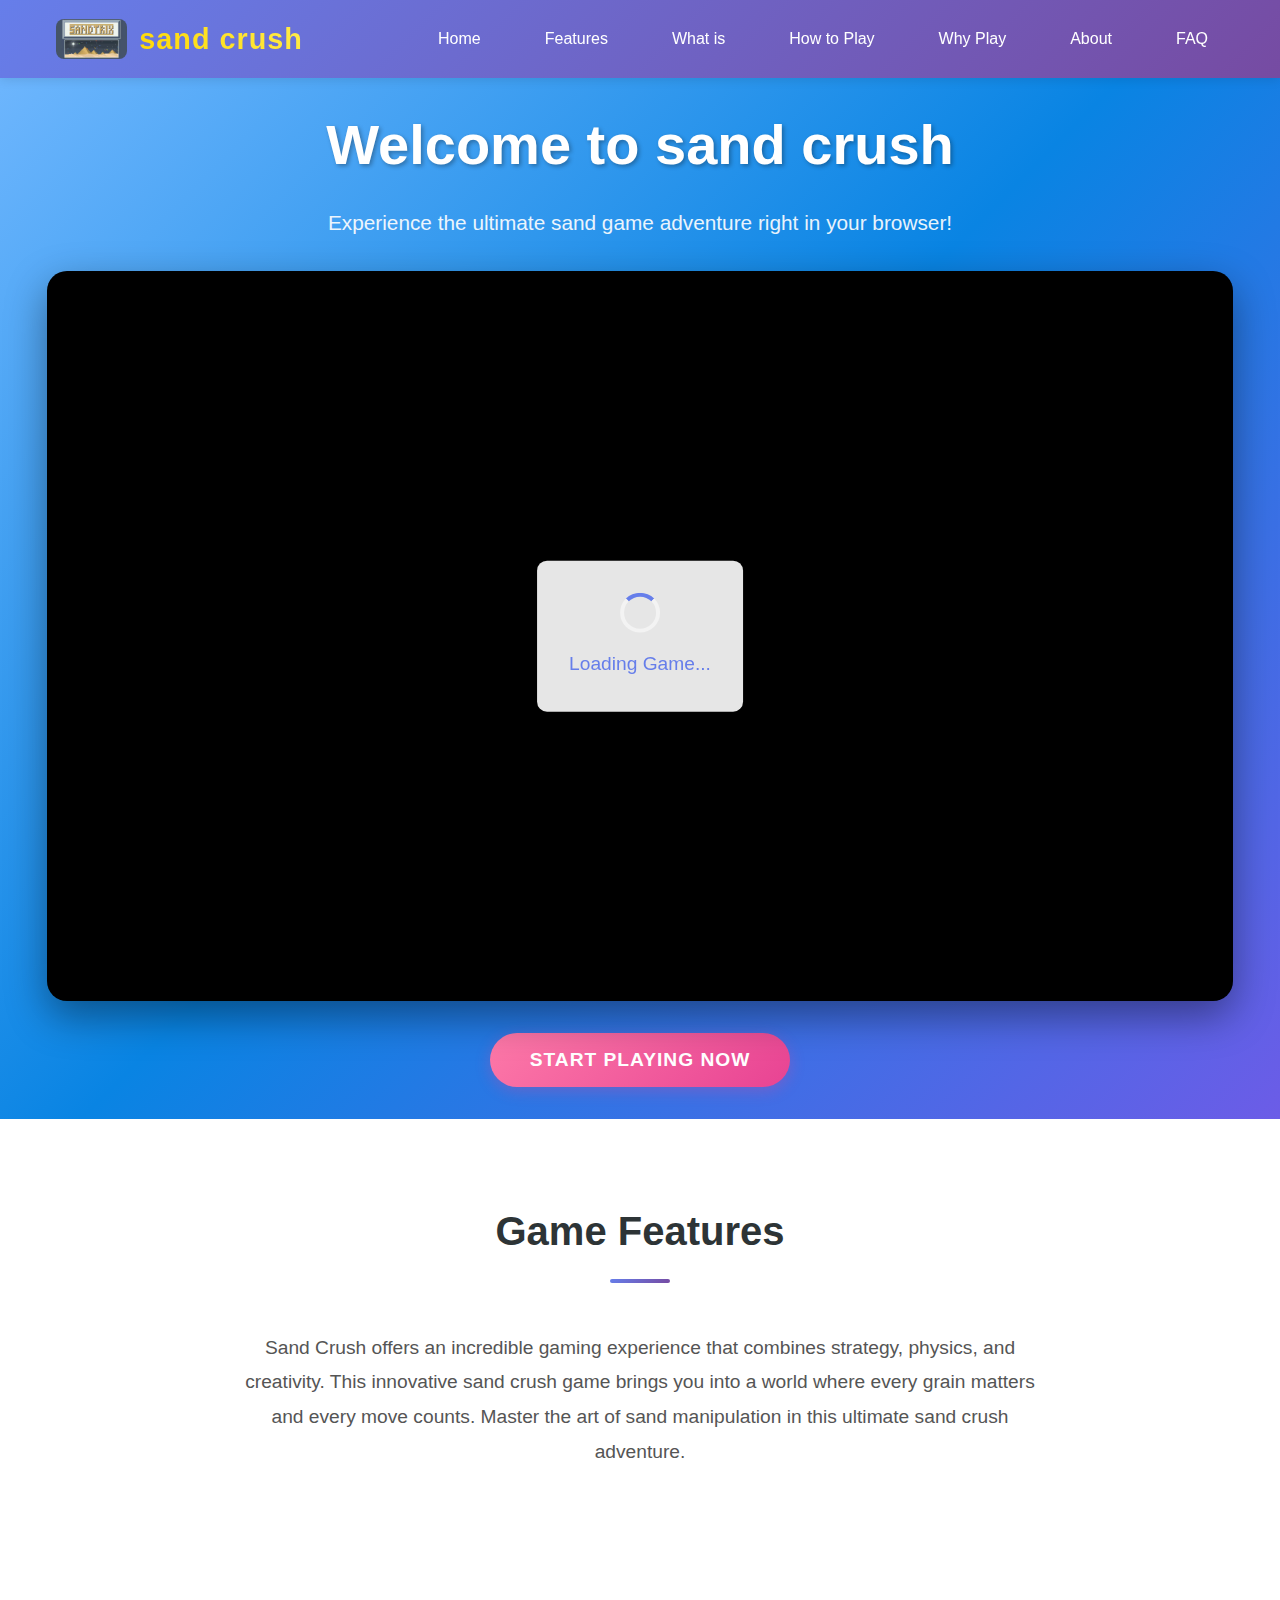
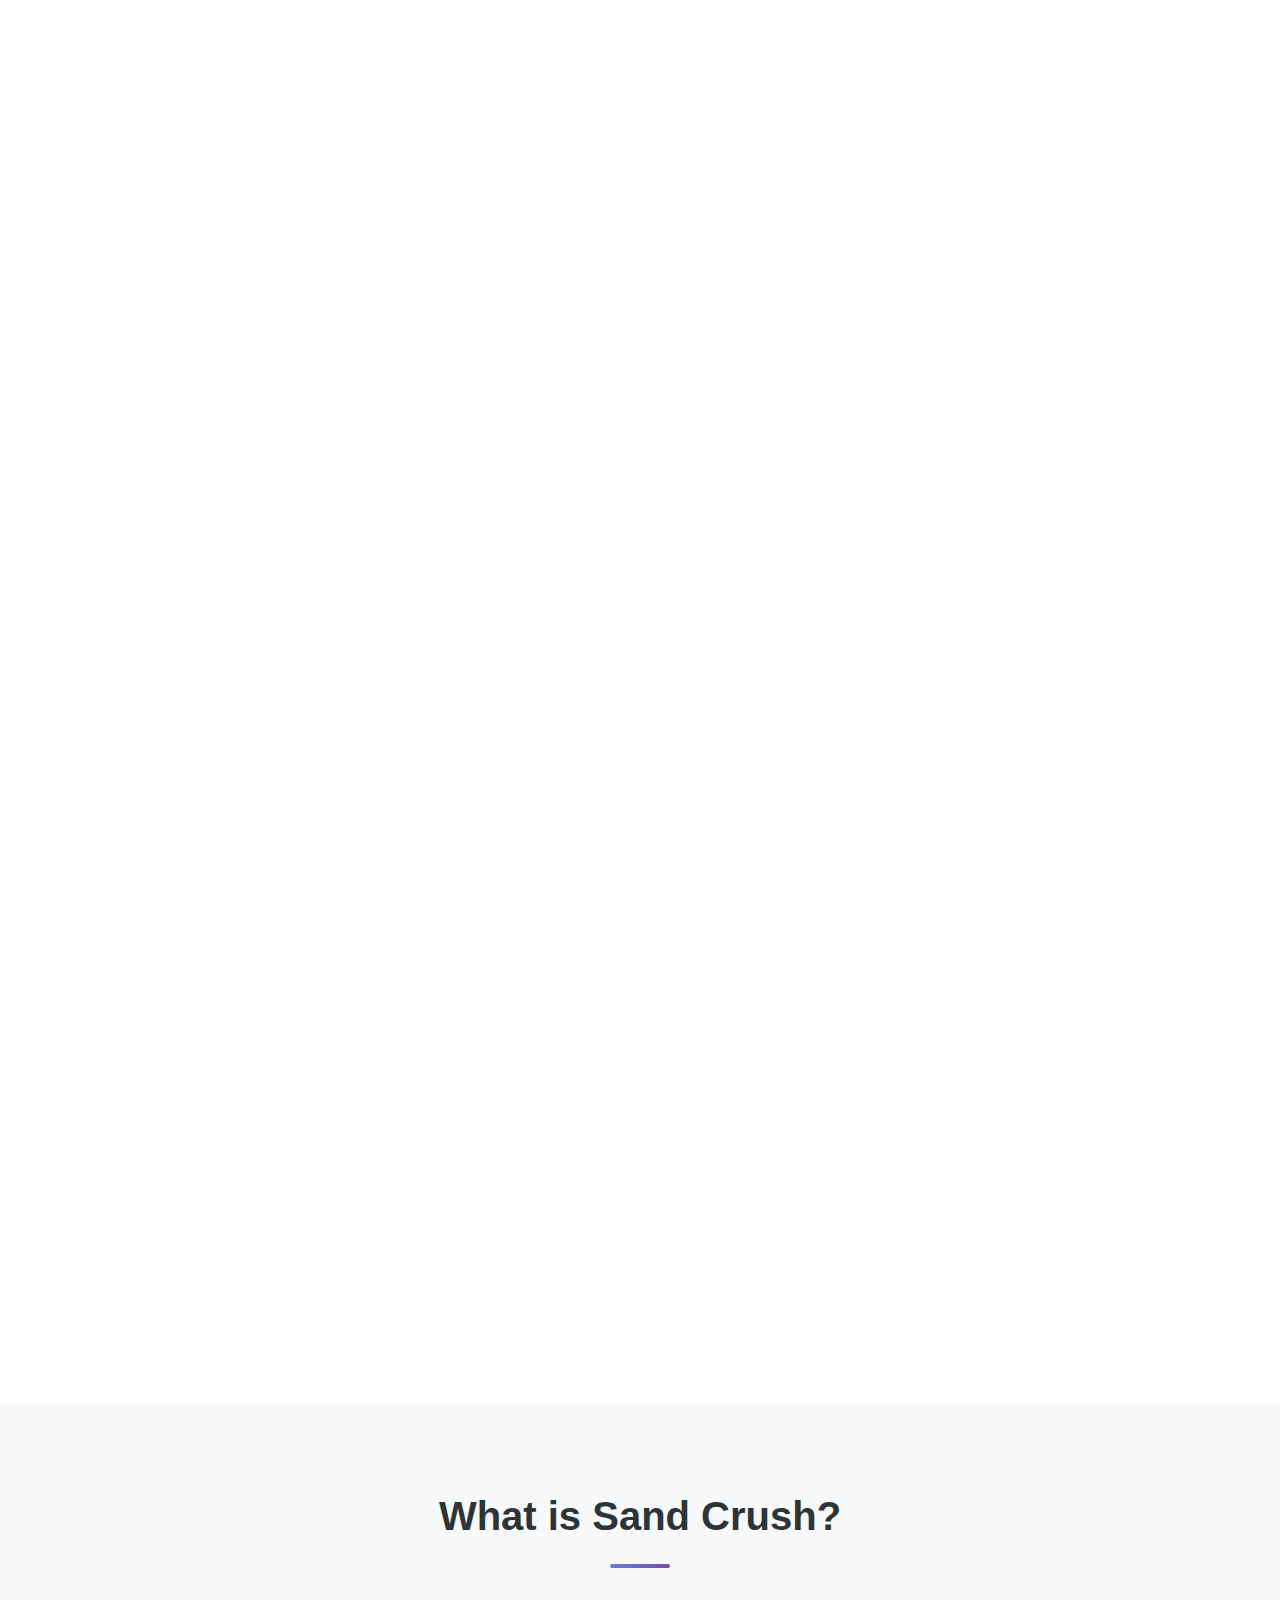
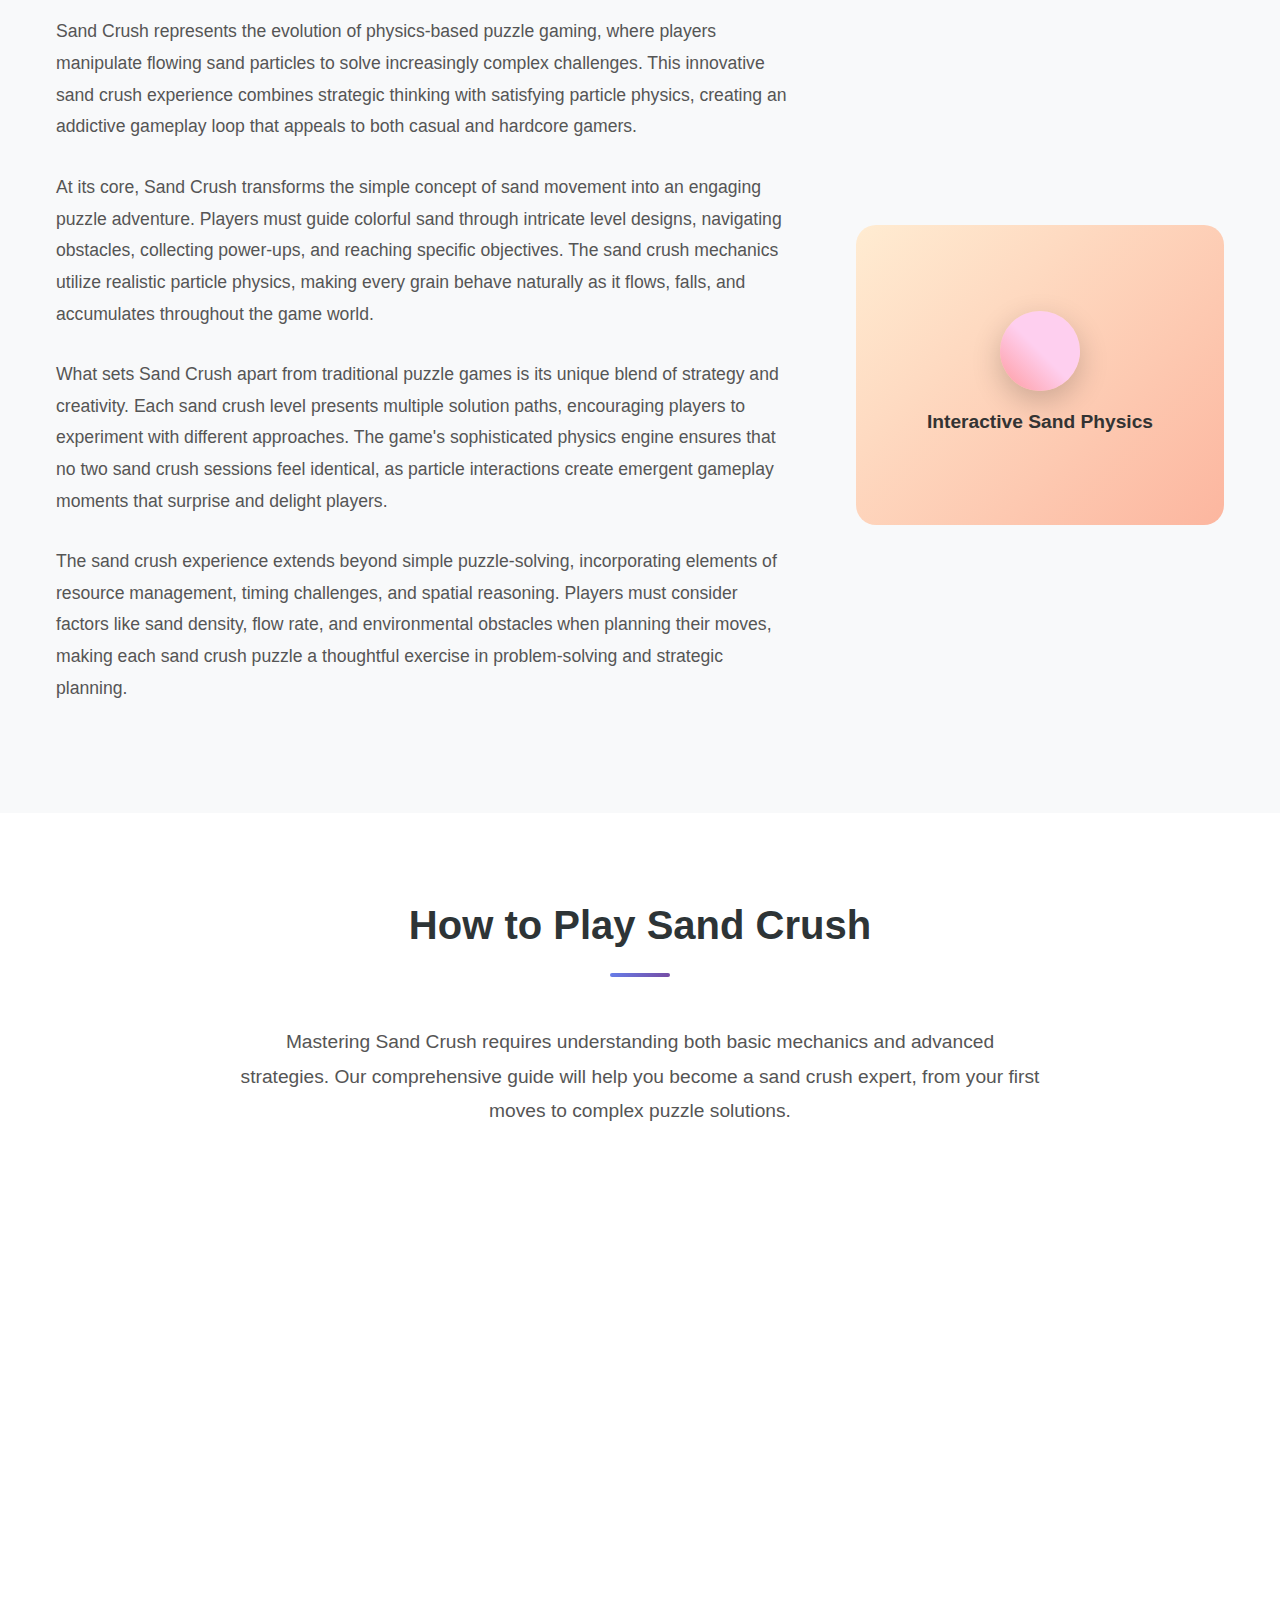
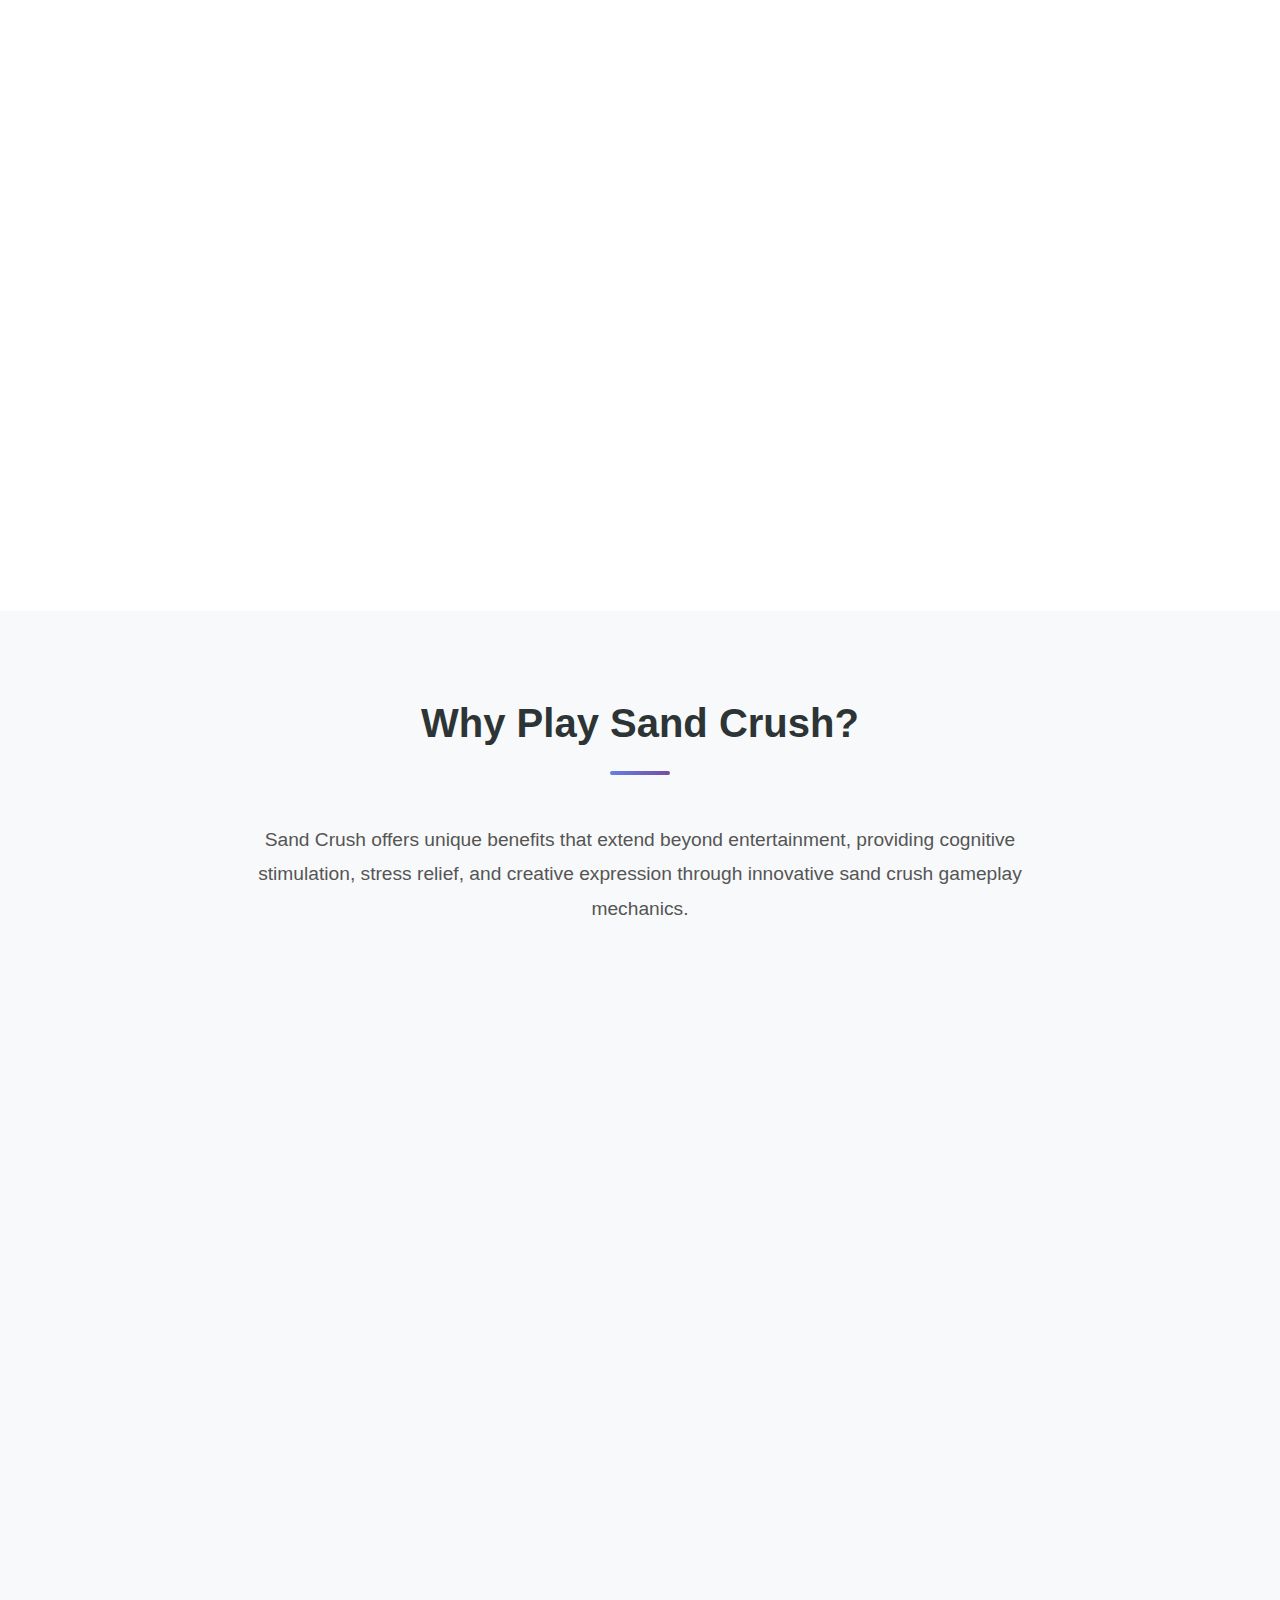
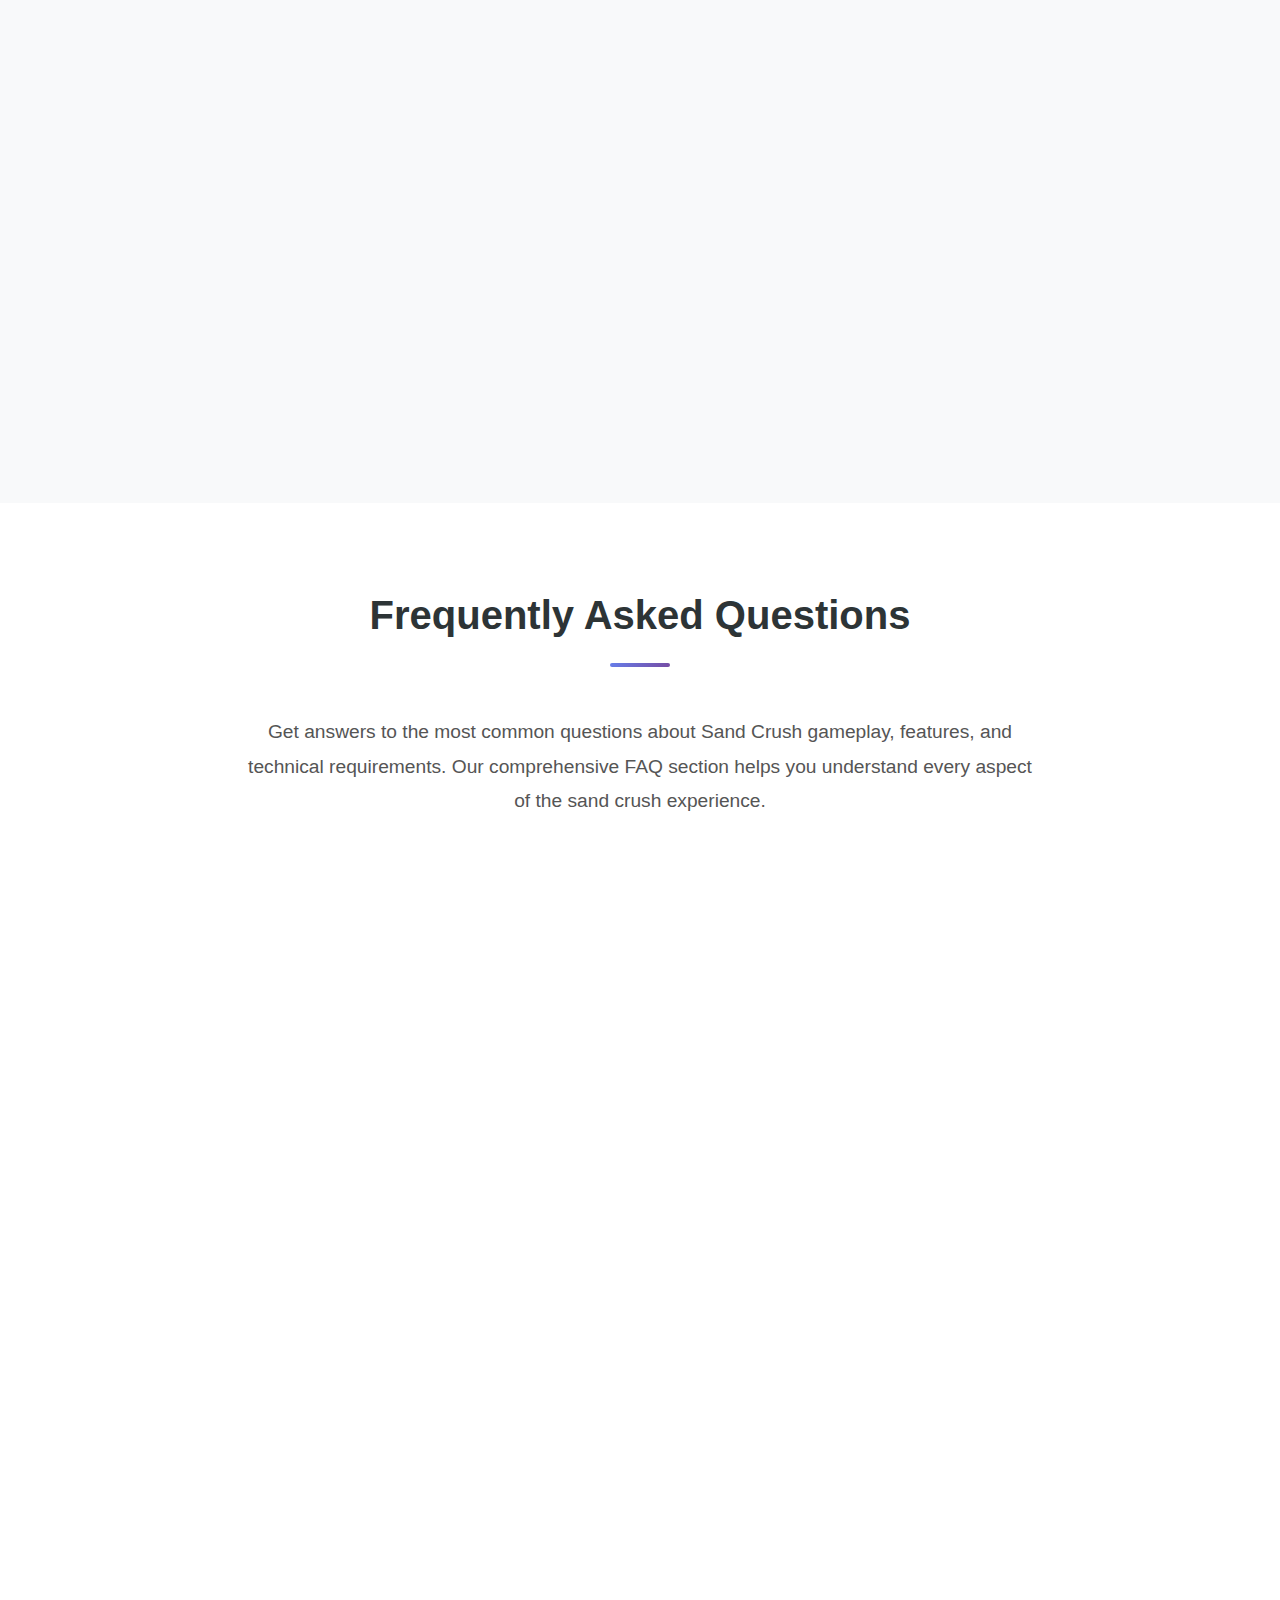
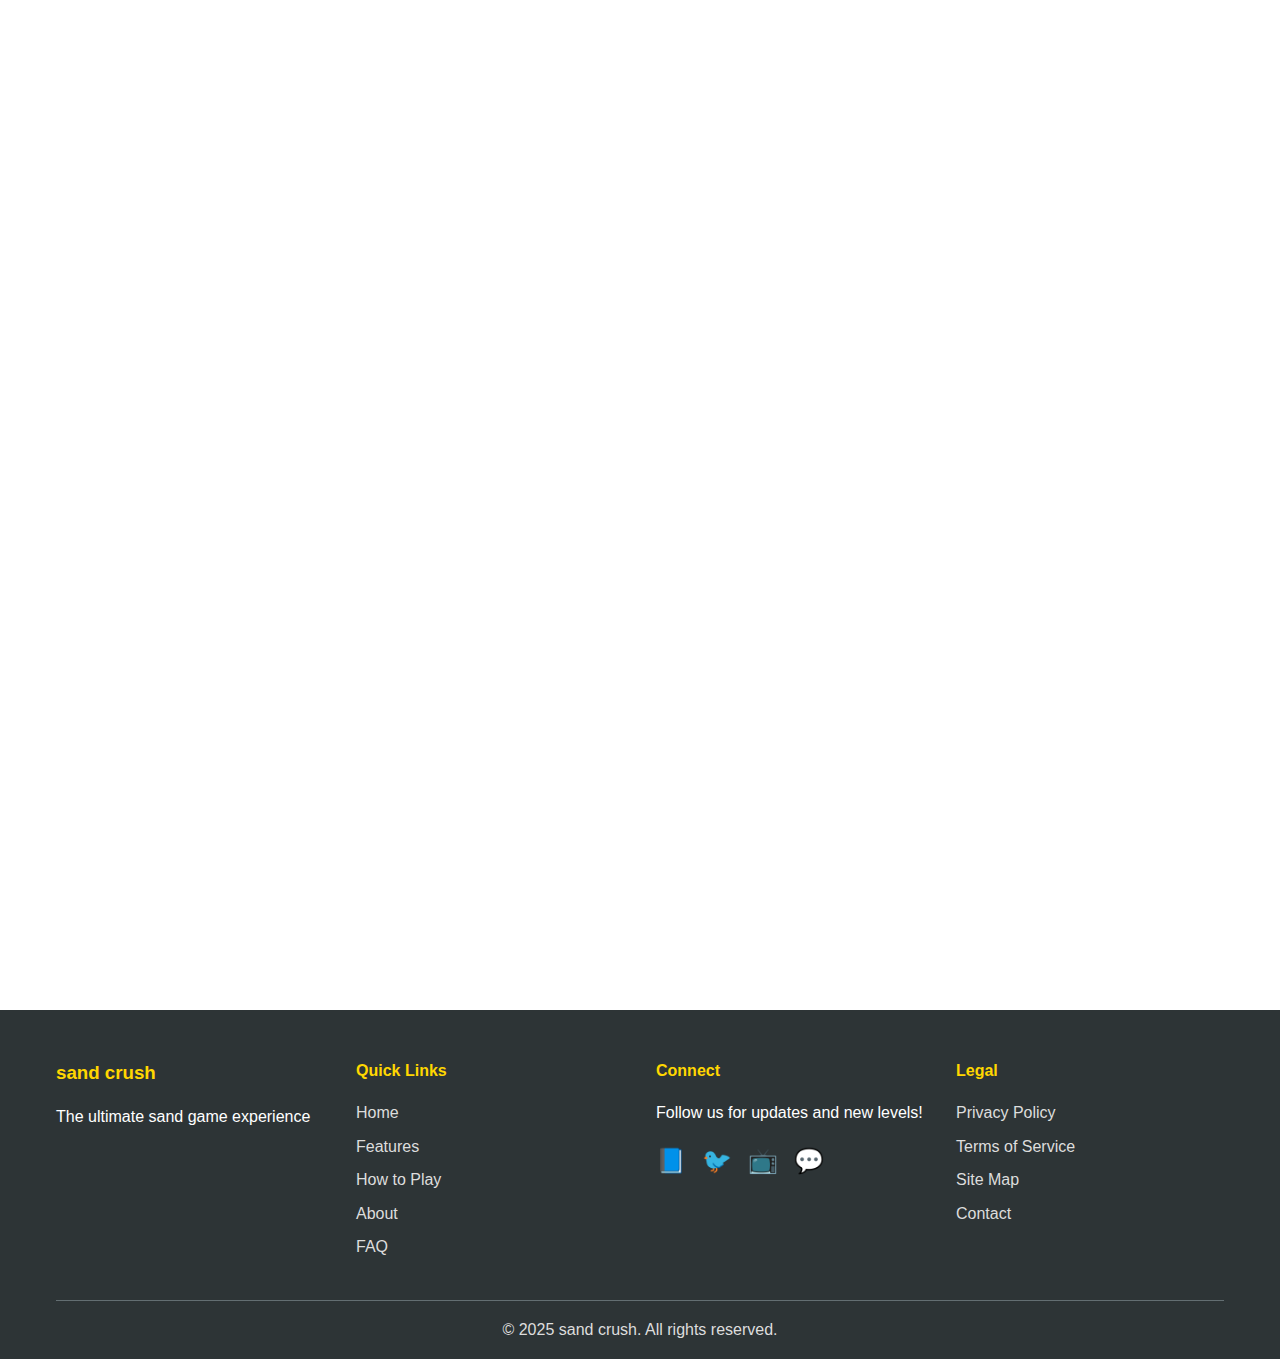
<file: index.html>
<!DOCTYPE html>
<html lang="en">
<head>
  <meta charset="UTF-8">
  <meta name="viewport" content="width=device-width, initial-scale=1.0">
  <meta name="theme-color" content="#4CAF50">
  <link rel="preconnect" href="https://brain-lines.io">
  <link rel="dns-prefetch" href="https://brain-lines.io">
  
  <!-- SEO Meta Tags -->
  <title>Sand Crush - Free Physics Puzzle Game | Play Online</title>
  <meta name="description" content="Play Sand Crush, the ultimate physics-based puzzle game! Control flowing sand particles through challenging levels. Free online gameplay.">
  <meta name="author" content="Sand Crush Game">
  <meta name="robots" content="index, follow, max-snippet:-1, max-image-preview:large, max-video-preview:-1">
  <meta name="googlebot" content="index, follow, max-snippet:-1, max-image-preview:large, max-video-preview:-1">
  <meta name="bingbot" content="index, follow, max-snippet:-1, max-image-preview:large, max-video-preview:-1">
  
  <!-- Canonical URL -->
  <link rel="canonical" href="https://playsandcrush.xyz/">
  
  <!-- Favicon -->
  <link rel="icon" type="image/x-icon" href="favicon.ico">
  <link rel="icon" type="image/avif" href="logo.avif">
  <link rel="apple-touch-icon" href="logo.avif">
  
  <!-- Open Graph Meta Tags -->
  <meta property="og:title" content="Sand Crush - Free Physics Puzzle Game">
  <meta property="og:description" content="Play Sand Crush, the ultimate physics-based puzzle game! Control flowing sand particles through challenging levels. Free online gameplay.">
  <meta property="og:image" content="https://playsandcrush.xyz/logo.avif">
  <meta property="og:image:width" content="1200">
  <meta property="og:image:height" content="630">
  <meta property="og:image:alt" content="Sand Crush - Physics-Based Puzzle Game">
  <meta property="og:url" content="https://playsandcrush.xyz/">
  <meta property="og:type" content="website">
  <meta property="og:site_name" content="Sand Crush">
  
  <!-- Twitter Card Meta Tags -->
  <meta name="twitter:card" content="summary_large_image">
  <meta name="twitter:title" content="Sand Crush - Free Physics Puzzle Game">
  <meta name="twitter:description" content="Play Sand Crush, the ultimate physics-based puzzle game! Control flowing sand particles through challenging levels.">
  <meta name="twitter:image" content="https://playsandcrush.xyz/logo.avif">
  <meta name="twitter:image:alt" content="Sand Crush - Physics-Based Puzzle Game">
  
  <!-- Sitemap Reference -->
  <link rel="sitemap" type="application/xml" href="/sitemap.xml" />
  
  <!-- Structured Data -->
  <script type="application/ld+json">
  {
    "@context": "https://schema.org",
    "@type": "WebApplication",
    "name": "Sand Crush",
    "description": "Physics-based puzzle game where players control flowing sand particles through challenging levels",
    "url": "https://playsandcrush.xyz/",
    "applicationCategory": "Game",
    "operatingSystem": "Web Browser",
    "offers": {
      "@type": "Offer",
      "price": "0",
      "priceCurrency": "USD"
    },
    "author": {
      "@type": "Organization",
      "name": "Sand Crush Game"
    }
  }
  </script>
  
  <!-- FAQ Structured Data -->
  <script type="application/ld+json">
  {
    "@context": "https://schema.org",
    "@type": "FAQPage",
    "mainEntity": [
      {
        "@type": "Question",
        "name": "What makes Sand Crush different from other puzzle games?",
        "acceptedAnswer": {
          "@type": "Answer",
          "text": "Sand Crush stands out through its innovative physics-based gameplay that simulates realistic particle behavior. Unlike traditional puzzle games, sand crush mechanics allow for multiple solution paths and emergent gameplay moments."
        }
      },
      {
        "@type": "Question", 
        "name": "Is Sand Crush completely free to play without hidden costs?",
        "acceptedAnswer": {
          "@type": "Answer",
          "text": "Yes! Sand Crush is entirely free with no hidden fees, subscriptions, or premium content locks. Every sand crush level, feature, and gameplay mechanic is accessible without payment."
        }
      },
      {
        "@type": "Question",
        "name": "Can I play Sand Crush on mobile devices and tablets?",
        "acceptedAnswer": {
          "@type": "Answer", 
          "text": "Absolutely! Sand Crush is fully optimized for mobile devices, tablets, and desktop computers. The responsive sand crush interface adapts seamlessly to touch controls."
        }
      },
      {
        "@type": "Question",
        "name": "How many levels does Sand Crush currently offer?",
        "acceptedAnswer": {
          "@type": "Answer",
          "text": "Sand Crush features an extensive collection of carefully crafted levels with regular content updates. The progressive difficulty system ensures that sand crush challenges remain engaging from beginner to expert levels."
        }
      },
      {
        "@type": "Question",
        "name": "Do I need to create an account to start playing Sand Crush?",
        "acceptedAnswer": {
          "@type": "Answer",
          "text": "No account creation is required! You can begin your sand crush adventure immediately without registration, email verification, or personal information."
        }
      },
      {
        "@type": "Question",
        "name": "What are the technical requirements for optimal Sand Crush performance?",
        "acceptedAnswer": {
          "@type": "Answer",
          "text": "Sand Crush runs smoothly on modern web browsers with minimal system requirements. For the best sand crush experience, we recommend using updated versions of Chrome, Firefox, Safari, or Edge."
        }
      }
    ]
  }
  </script>
  
  <link rel="stylesheet" href="styles.css">
</head>
<body>
  <header>
    <nav>
      <div class="logo">
        <img src="logo.avif" alt="Sand Crush - Physics-Based Puzzle Game Logo" class="logo-image">
        <span class="logo-text">sand crush</span>
      </div>
      <input type="checkbox" id="menu-toggle" class="menu-toggle">
      <label for="menu-toggle" class="menu-icon" aria-label="Toggle navigation menu" role="button" tabindex="0">&#9776;</label>
      <ul class="nav-links">
        <li><a href="#hero">Home</a></li>
        <li><a href="#features">Features</a></li>
        <li><a href="#what-is">What is</a></li>
        <li><a href="#how-to-play">How to Play</a></li>
        <li><a href="#why-play">Why Play</a></li>
        <li><a href="/about">About</a></li>
        <li><a href="#faq">FAQ</a></li>
      </ul>
    </nav>
  </header>

  <section id="hero">
    <div class="hero-content">
      <h1>Welcome to sand crush</h1>
      <p>Experience the ultimate sand game adventure right in your browser!</p>
      <div class="iframe-wrapper">
        <iframe 
          src="https://brain-lines.io/sand-crush.embed" 
          width="100%" 
          height="700" 
          frameborder="0" 
          allowfullscreen 
          allow="accelerometer; autoplay; clipboard-write; encrypted-media; gyroscope; picture-in-picture"
          loading="lazy">
        </iframe>
      </div>
      <button class="hero-btn">Start Playing Now</button>
    </div>
  </section>

  <section id="features">
    <div class="container">
      <h2>Game Features</h2>
      <div class="features-intro">
        <p>Sand Crush offers an incredible gaming experience that combines strategy, physics, and creativity. This innovative sand crush game brings you into a world where every grain matters and every move counts. Master the art of sand manipulation in this ultimate sand crush adventure.</p>
      </div>
      <div class="features-grid">
        <div class="feature-card">
          <div class="feature-icon">🎮</div>
          <h3>Intuitive Sand Crush Mechanics</h3>
          <p>Experience seamless sand crush gameplay with responsive controls that make manipulating sand particles feel natural and satisfying. Our advanced physics engine ensures every sand crush interaction feels realistic and engaging.</p>
        </div>
        <div class="feature-card">
          <div class="feature-icon">🌊</div>
          <h3>Dynamic Physics Simulation</h3>
          <p>Watch as sand flows, cascades, and reacts to your every move in real-time. The sand crush physics create mesmerizing patterns and realistic particle behavior that brings the game world to life with stunning visual effects.</p>
        </div>
        <div class="feature-card">
          <div class="feature-icon">🏆</div>
          <h3>Progressive Challenge System</h3>
          <p>Sand Crush features carefully designed levels that gradually increase in complexity. Each sand crush challenge introduces new mechanics and obstacles, ensuring players stay engaged while developing their strategic thinking skills.</p>
        </div>
        <div class="feature-card">
          <div class="feature-icon">🎨</div>
          <h3>Stunning Visual Experience</h3>
          <p>Immerse yourself in beautifully crafted environments where sand crush mechanics shine through vibrant colors and smooth animations. Every sand grain is rendered with precision to create a visually spectacular sand crush experience.</p>
        </div>
        <div class="feature-card">
          <div class="feature-icon">📱</div>
          <h3>Cross-Platform Compatibility</h3>
          <p>Enjoy Sand Crush on any device with our responsive design. Whether you're playing sand crush on desktop, tablet, or mobile, the experience remains consistently smooth and enjoyable across all platforms.</p>
        </div>
        <div class="feature-card">
          <div class="feature-icon">🧠</div>
          <h3>Strategic Puzzle Elements</h3>
          <p>Sand Crush combines puzzle-solving with action gameplay. Plan your sand crush moves carefully to overcome obstacles, collect items, and reach objectives while managing limited resources and time constraints.</p>
        </div>
        <div class="feature-card">
          <div class="feature-icon">⚡</div>
          <h3>Instant Play Technology</h3>
          <p>Jump into Sand Crush immediately with no downloads required. Our optimized sand crush engine loads quickly and runs smoothly in your browser, providing instant access to the complete gaming experience.</p>
        </div>
        <div class="feature-card">
          <div class="feature-icon">🎯</div>
          <h3>Precision Control System</h3>
          <p>Master precise sand crush techniques with our advanced control system. Fine-tune your sand manipulation skills to achieve perfect timing and positioning in every sand crush challenge you encounter.</p>
        </div>
      </div>
    </div>
  </section>

  <section id="what-is">
    <div class="container">
      <h2>What is Sand Crush?</h2>
      <div class="what-is-content">
        <div class="what-is-text">
          <p>Sand Crush represents the evolution of physics-based puzzle gaming, where players manipulate flowing sand particles to solve increasingly complex challenges. This innovative sand crush experience combines strategic thinking with satisfying particle physics, creating an addictive gameplay loop that appeals to both casual and hardcore gamers.</p>
          
          <p>At its core, Sand Crush transforms the simple concept of sand movement into an engaging puzzle adventure. Players must guide colorful sand through intricate level designs, navigating obstacles, collecting power-ups, and reaching specific objectives. The sand crush mechanics utilize realistic particle physics, making every grain behave naturally as it flows, falls, and accumulates throughout the game world.</p>
          
          <p>What sets Sand Crush apart from traditional puzzle games is its unique blend of strategy and creativity. Each sand crush level presents multiple solution paths, encouraging players to experiment with different approaches. The game's sophisticated physics engine ensures that no two sand crush sessions feel identical, as particle interactions create emergent gameplay moments that surprise and delight players.</p>
          
          <p>The sand crush experience extends beyond simple puzzle-solving, incorporating elements of resource management, timing challenges, and spatial reasoning. Players must consider factors like sand density, flow rate, and environmental obstacles when planning their moves, making each sand crush puzzle a thoughtful exercise in problem-solving and strategic planning.</p>
        </div>
        <div class="what-is-image">
          <div class="game-preview">
            <div class="sand-particles"></div>
            <div class="preview-text">Interactive Sand Physics</div>
          </div>
        </div>
      </div>
    </div>
  </section>

  <section id="how-to-play">
    <div class="container">
      <h2>How to Play Sand Crush</h2>
      <div class="how-to-intro">
        <p>Mastering Sand Crush requires understanding both basic mechanics and advanced strategies. Our comprehensive guide will help you become a sand crush expert, from your first moves to complex puzzle solutions.</p>
      </div>
      <div class="steps-grid">
        <div class="step">
          <div class="step-number">1</div>
          <h3>Understanding Sand Crush Basics</h3>
          <p>Begin your sand crush journey by learning fundamental controls. Click and drag to direct sand flow, use mouse movements to guide particles, and observe how sand crush physics respond to your inputs in real-time.</p>
        </div>
        <div class="step">
          <div class="step-number">2</div>
          <h3>Mastering Sand Flow Mechanics</h3>
          <p>Effective sand crush gameplay requires understanding particle behavior. Watch how sand accumulates, flows around obstacles, and reacts to environmental elements. Practice controlling sand crush flow patterns to solve basic puzzles efficiently.</p>
        </div>
        <div class="step">
          <div class="step-number">3</div>
          <h3>Strategic Planning Techniques</h3>
          <p>Advanced sand crush success depends on forward thinking. Analyze level layouts, identify key objectives, and plan your sand crush moves before executing. Consider multiple solution paths and optimize your approach for maximum efficiency.</p>
        </div>
        <div class="step">
          <div class="step-number">4</div>
          <h3>Overcoming Complex Challenges</h3>
          <p>As you progress, sand crush puzzles become increasingly sophisticated. Learn to manage multiple sand streams simultaneously, utilize power-ups effectively, and adapt your sand crush strategies to overcome unique obstacles and time constraints.</p>
        </div>
        <div class="step">
          <div class="step-number">5</div>
          <h3>Achieving Mastery Level</h3>
          <p>True sand crush mastery comes through practice and experimentation. Develop your own techniques, discover hidden shortcuts, and perfect your timing to achieve high scores and unlock advanced sand crush content.</p>
        </div>
        <div class="step">
          <div class="step-number">6</div>
          <h3>Continuous Learning</h3>
          <p>The sand crush experience evolves with each session. Stay curious, try new approaches, and learn from both successes and failures. Each sand crush puzzle offers opportunities to refine your skills and discover new strategies.</p>
        </div>
      </div>
    </div>
  </section>

  <section id="why-play">
    <div class="container">
      <h2>Why Play Sand Crush?</h2>
      <div class="why-play-intro">
        <p>Sand Crush offers unique benefits that extend beyond entertainment, providing cognitive stimulation, stress relief, and creative expression through innovative sand crush gameplay mechanics.</p>
      </div>
      <div class="why-play-grid">
        <div class="benefit">
          <div class="benefit-icon">🧠</div>
          <h3>Enhanced Cognitive Development</h3>
          <p>Sand Crush challenges stimulate critical thinking and spatial reasoning skills. Regular sand crush gameplay improves problem-solving abilities, pattern recognition, and strategic planning. The complex physics interactions in sand crush puzzles exercise your brain's analytical capabilities while providing engaging entertainment.</p>
        </div>
        <div class="benefit">
          <div class="benefit-icon">😌</div>
          <h3>Therapeutic Stress Relief</h3>
          <p>The mesmerizing flow of sand particles in Sand Crush creates a calming, meditative experience. Watching sand crush mechanics unfold provides natural stress relief similar to meditation. The gentle, flowing movements help reduce anxiety and promote mental relaxation through satisfying visual feedback.</p>
        </div>
        <div class="benefit">
          <div class="benefit-icon">⚡</div>
          <h3>Flexible Gaming Sessions</h3>
          <p>Sand Crush adapts to your schedule with quick puzzle sessions or extended gameplay periods. Whether you have five minutes or several hours, sand crush levels provide appropriate challenges. The modular design ensures you can enjoy meaningful sand crush progress regardless of available time.</p>
        </div>
        <div class="benefit">
          <div class="benefit-icon">🌍</div>
          <h3>Accessible Everywhere</h3>
          <p>Experience Sand Crush instantly without downloads or installations. This browser-based sand crush game works seamlessly across all devices and platforms. Enjoy consistent sand crush performance whether you're at home, work, or traveling, with your progress automatically saved.</p>
        </div>
        <div class="benefit">
          <div class="benefit-icon">🎨</div>
          <h3>Creative Expression Platform</h3>
          <p>Sand Crush encourages creative problem-solving through open-ended puzzle solutions. Each sand crush challenge offers multiple completion paths, allowing players to express their unique problem-solving style. Experiment with different sand crush techniques to discover personalized strategies and approaches.</p>
        </div>
        <div class="benefit">
          <div class="benefit-icon">🏆</div>
          <h3>Progressive Achievement System</h3>
          <p>Sand Crush rewards consistent play with unlockable content and increasing challenges. Track your sand crush improvement through detailed statistics and achievement milestones. The progressive difficulty ensures continuous learning and skill development throughout your sand crush journey.</p>
        </div>
      </div>
    </div>
  </section>

  <section id="faq">
    <div class="container">
      <h2>Frequently Asked Questions</h2>
      <div class="faq-intro">
        <p>Get answers to the most common questions about Sand Crush gameplay, features, and technical requirements. Our comprehensive FAQ section helps you understand every aspect of the sand crush experience.</p>
      </div>
      <div class="faq-list">
        <div class="faq-item">
          <div class="faq-question">
            <h3>What makes Sand Crush different from other puzzle games?</h3>
          </div>
          <div class="faq-answer">
            <p>Sand Crush stands out through its innovative physics-based gameplay that simulates realistic particle behavior. Unlike traditional puzzle games, sand crush mechanics allow for multiple solution paths and emergent gameplay moments. The advanced physics engine creates unique sand crush interactions that make every session feel fresh and engaging, offering unlimited replayability through dynamic particle responses.</p>
          </div>
        </div>
        
        <div class="faq-item">
          <div class="faq-question">
            <h3>Is Sand Crush completely free to play without hidden costs?</h3>
          </div>
          <div class="faq-answer">
            <p>Yes! Sand Crush is entirely free with no hidden fees, subscriptions, or premium content locks. Every sand crush level, feature, and gameplay mechanic is accessible without payment. We believe in providing the complete sand crush experience to all players, ensuring everyone can enjoy the full game without financial barriers or advertising interruptions.</p>
          </div>
        </div>
        
        <div class="faq-item">
          <div class="faq-question">
            <h3>Can I play Sand Crush on mobile devices and tablets?</h3>
          </div>
          <div class="faq-answer">
            <p>Absolutely! Sand Crush is fully optimized for mobile devices, tablets, and desktop computers. The responsive sand crush interface adapts seamlessly to touch controls, ensuring smooth gameplay across all platforms. Whether you prefer playing sand crush on your smartphone during commutes or on a large desktop screen at home, the experience remains consistently excellent.</p>
          </div>
        </div>
        
        <div class="faq-item">
          <div class="faq-question">
            <h3>How many levels does Sand Crush currently offer?</h3>
          </div>
          <div class="faq-answer">
            <p>Sand Crush features an extensive collection of carefully crafted levels with regular content updates. The progressive difficulty system ensures that sand crush challenges remain engaging from beginner to expert levels. New sand crush content is added frequently, providing fresh puzzles and mechanics that expand the gameplay experience and maintain long-term player engagement.</p>
          </div>
        </div>
        
        <div class="faq-item">
          <div class="faq-question">
            <h3>Do I need to create an account to start playing Sand Crush?</h3>
          </div>
          <div class="faq-answer">
            <p>No account creation is required! You can begin your sand crush adventure immediately without registration, email verification, or personal information. Simply load the game and start playing sand crush right away. However, creating an optional account allows you to save progress, track achievements, and access your sand crush statistics across multiple devices.</p>
          </div>
        </div>
        
        <div class="faq-item">
          <div class="faq-question">
            <h3>What are the technical requirements for optimal Sand Crush performance?</h3>
          </div>
          <div class="faq-answer">
            <p>Sand Crush runs smoothly on modern web browsers with minimal system requirements. For the best sand crush experience, we recommend using updated versions of Chrome, Firefox, Safari, or Edge with JavaScript enabled. The game's optimized engine ensures excellent sand crush performance even on older devices, though newer hardware provides enhanced visual effects and smoother particle animations.</p>
          </div>
        </div>
      </div>
    </div>
  </section>

  <footer>
    <div class="container">
      <div class="footer-content">
        <div class="footer-section">
          <h3>sand crush</h3>
          <p>The ultimate sand game experience</p>
        </div>
        <div class="footer-section">
          <h4>Quick Links</h4>
          <ul>
            <li><a href="#hero">Home</a></li>
            <li><a href="#features">Features</a></li>
            <li><a href="#how-to-play">How to Play</a></li>
            <li><a href="/about">About</a></li>
            <li><a href="#faq">FAQ</a></li>
          </ul>
        </div>
        <div class="footer-section">
          <h4>Connect</h4>
          <p>Follow us for updates and new levels!</p>
          <div class="social-links">
            <a href="#" aria-label="Facebook"><span>📘</span></a>
            <a href="#" aria-label="Twitter"><span>🐦</span></a>
            <a href="#" aria-label="YouTube"><span>📺</span></a>
            <a href="#" aria-label="Discord"><span>💬</span></a>
          </div>
        </div>
        <div class="footer-section">
          <h4>Legal</h4>
          <ul>
            <li><a href="/privacy-policy">Privacy Policy</a></li>
            <li><a href="/terms-of-service">Terms of Service</a></li>
            <li><a href="/sitemap">Site Map</a></li>
            <li><a href="#" aria-label="Contact us">Contact</a></li>
          </ul>
        </div>
      </div>
      <div class="footer-bottom">
        <p>&copy; 2025 sand crush. All rights reserved.</p>
      </div>
    </div>
  </footer>

  <!-- WebApplication Structured Data -->
  <script type="application/ld+json">
  {
    "@context": "https://schema.org",
    "@type": "WebApplication",
    "name": "Sand Crush",
    "description": "Free physics-based puzzle game where players control flowing sand particles through challenging levels",
    "url": "https://playsandcrush.xyz",
    "applicationCategory": "Game",
    "operatingSystem": "Web Browser",
    "offers": {
      "@type": "Offer",
      "price": "0",
      "priceCurrency": "USD"
    },
    "aggregateRating": {
      "@type": "AggregateRating",
      "ratingValue": "4.8",
      "ratingCount": "1250"
    },
    "creator": {
      "@type": "Organization",
      "name": "sand crush Game Studio"
    }
  }
  </script>

  <script src="script.js"></script>
</body>
</html>
</file>
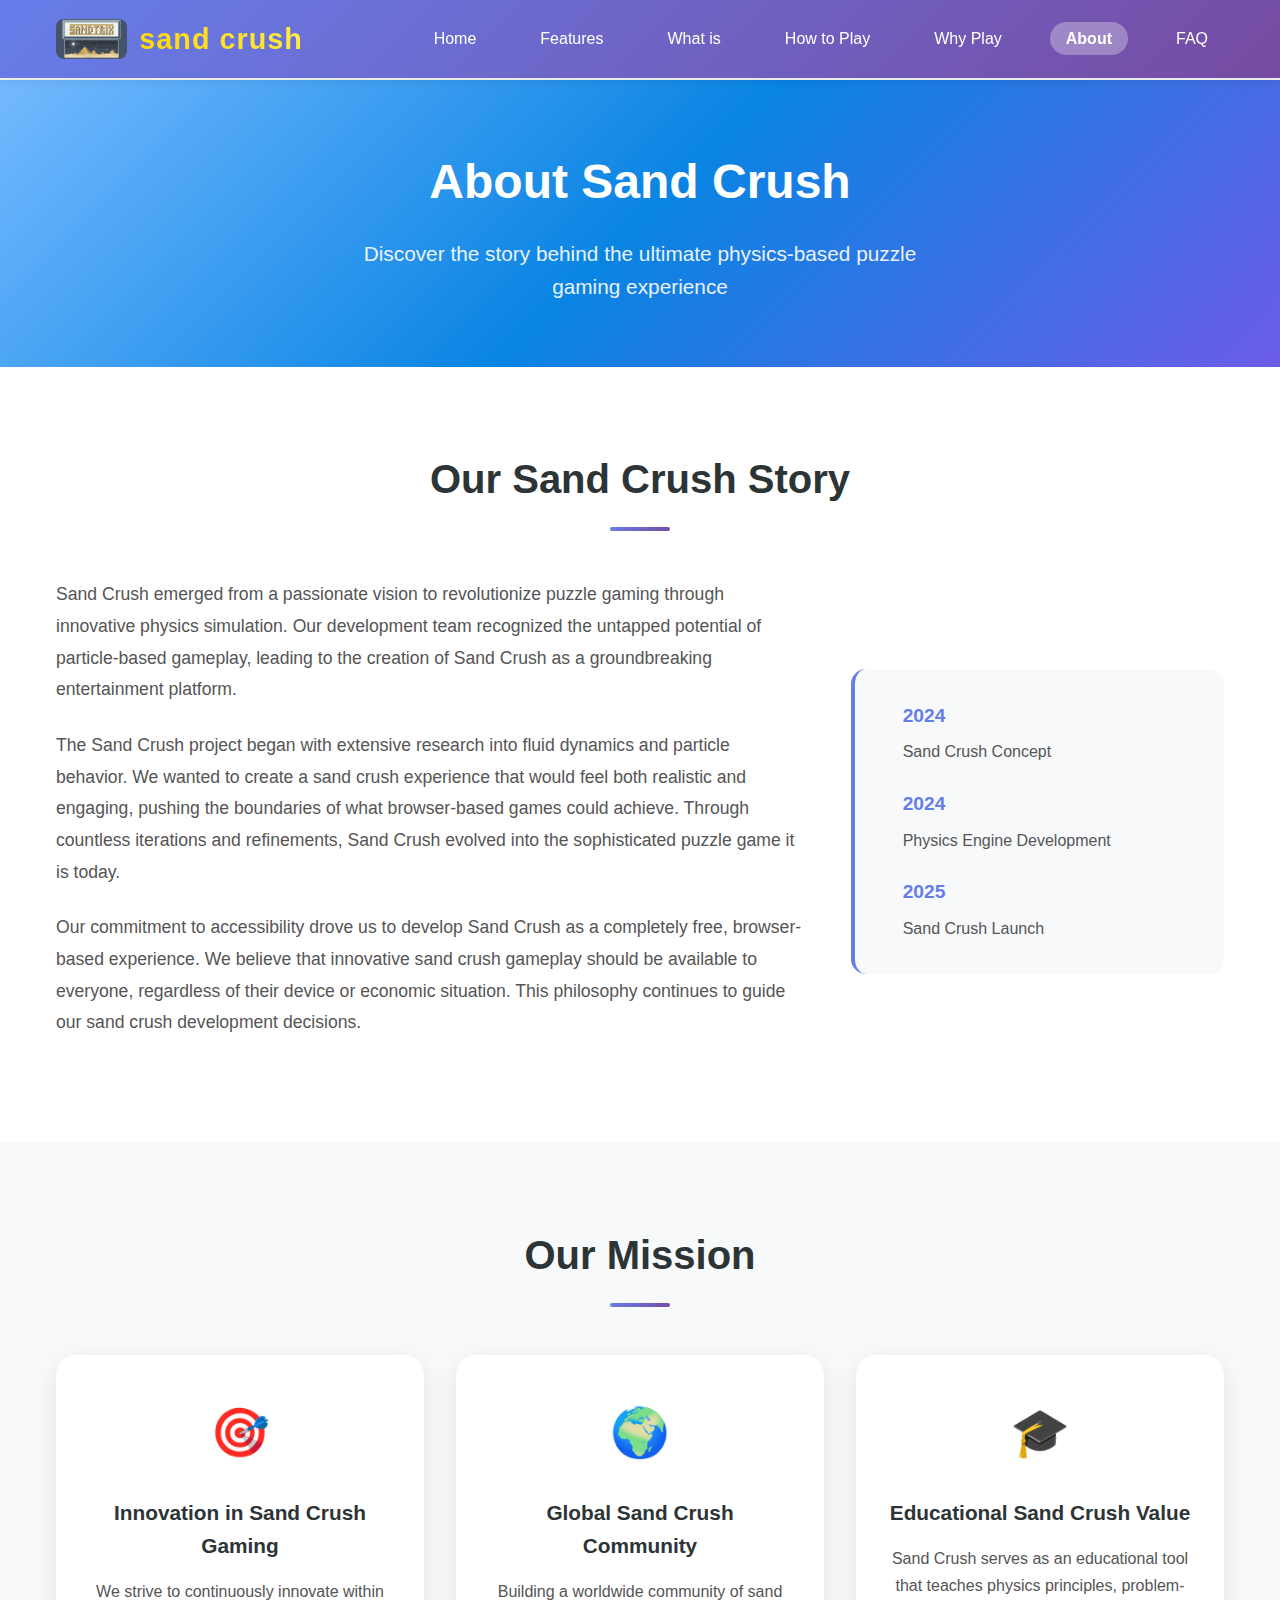
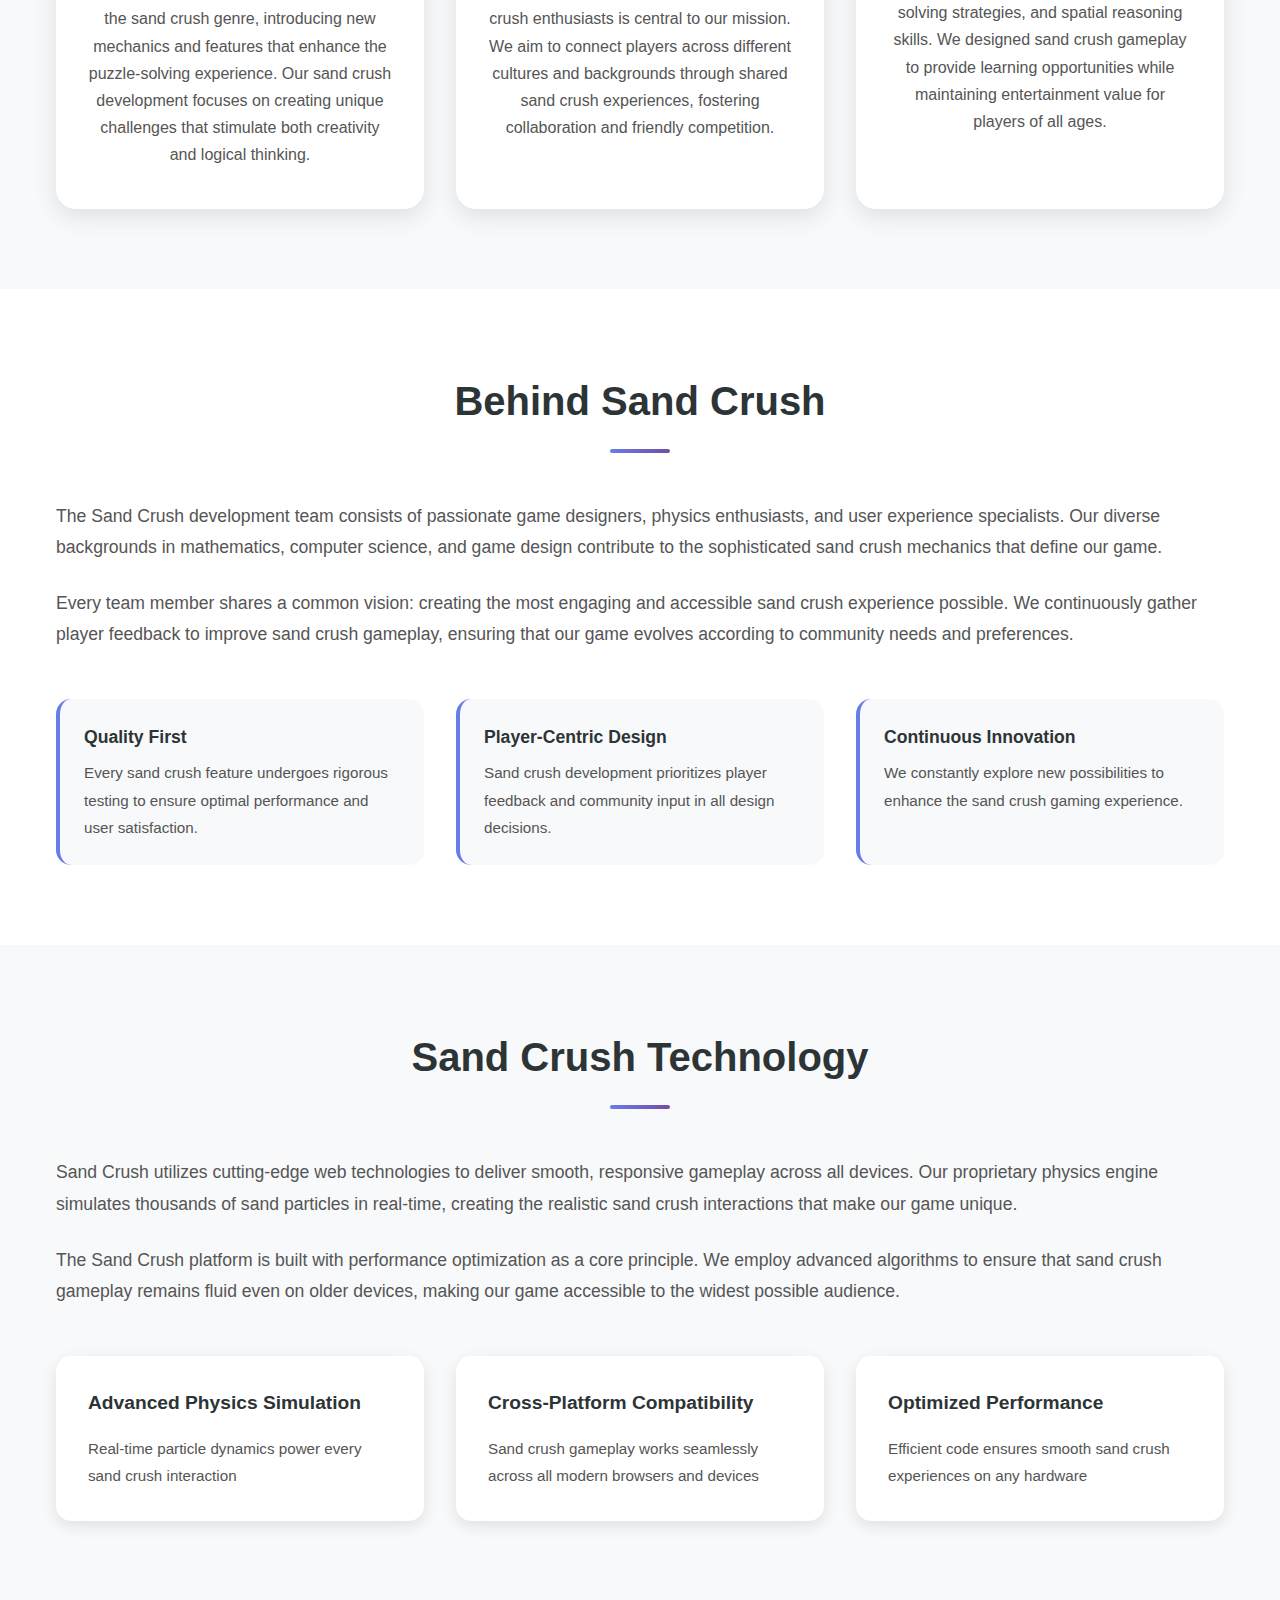
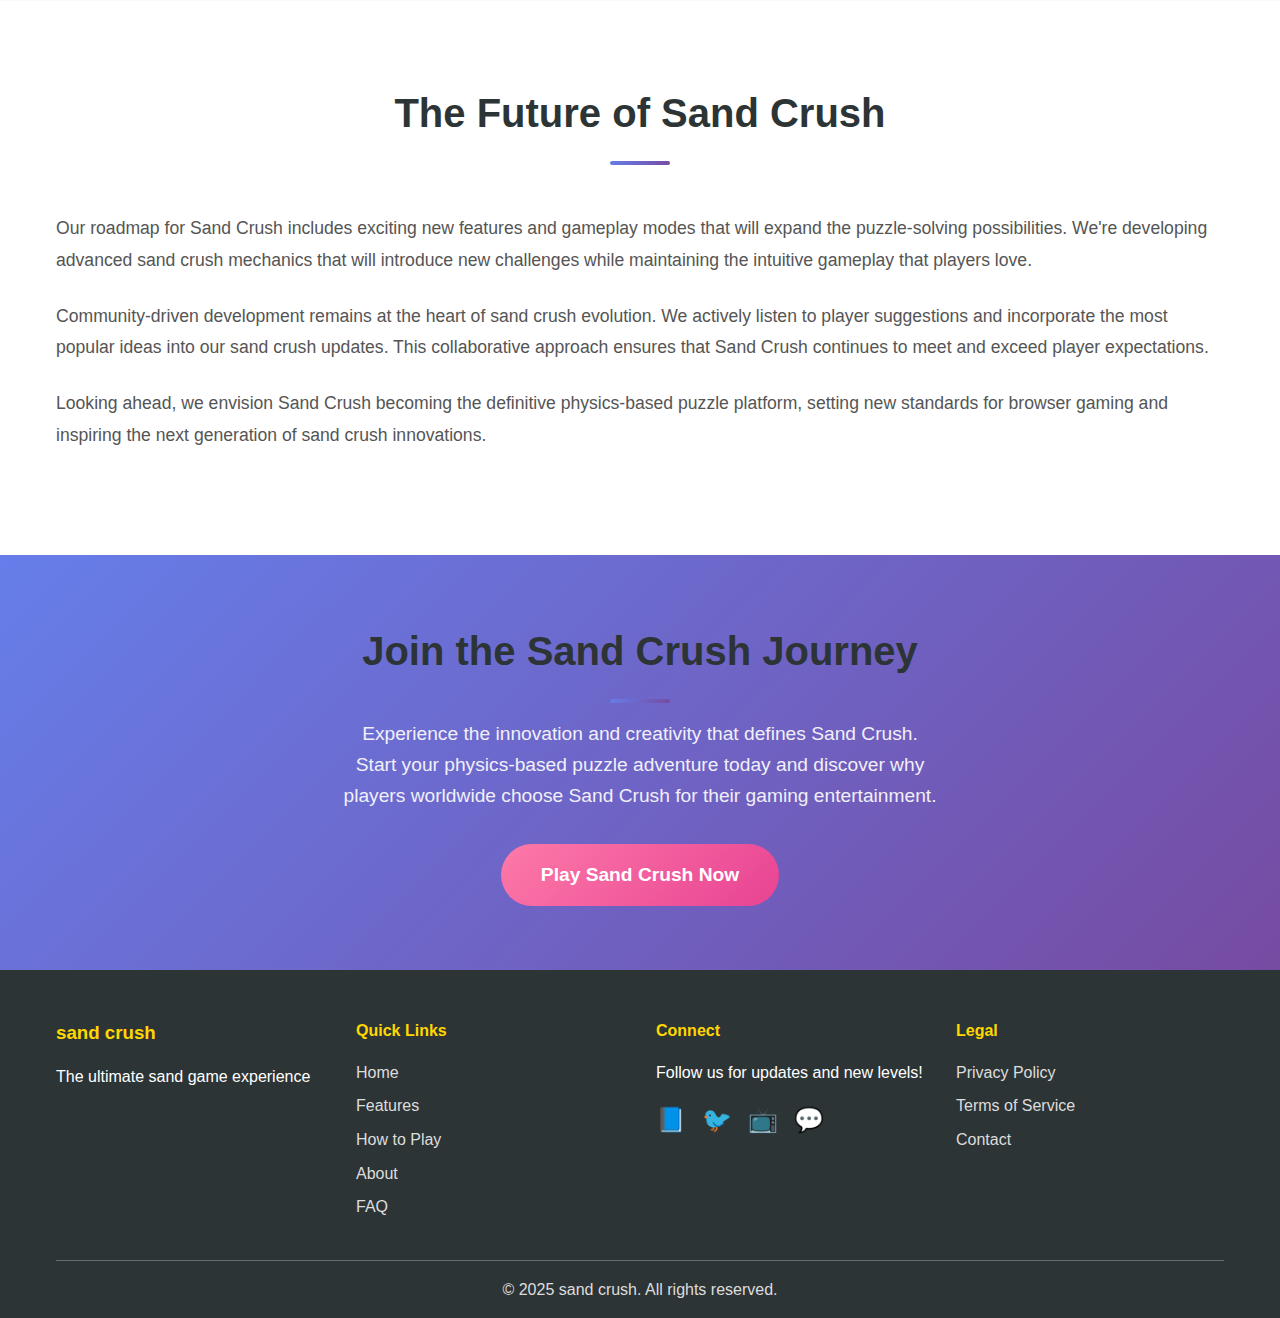
<file: about.html>
<!DOCTYPE html>
<html lang="en">
<head>
  <meta charset="UTF-8">
  <meta name="viewport" content="width=device-width, initial-scale=1.0">
  
  <!-- SEO Meta Tags -->
  <title>About Sand Crush - Physics Puzzle Game Story | Our Mission</title>
  <meta name="description" content="Learn about Sand Crush, our innovative physics-based puzzle game. Discover our mission to create engaging experiences for players worldwide.">
  <meta name="author" content="Sand Crush Game">
  <meta name="robots" content="index, follow">
  
  <!-- Canonical URL -->
  <link rel="canonical" href="https://playsandcrush.xyz/about">
  
  <!-- Favicon -->
  <link rel="icon" type="image/x-icon" href="favicon.ico">
  <link rel="icon" type="image/avif" href="logo.avif">
  <link rel="apple-touch-icon" href="logo.avif">
  
  <!-- Open Graph Meta Tags -->
  <meta property="og:title" content="About Sand Crush - Physics Puzzle Game Story">
  <meta property="og:description" content="Learn about Sand Crush, our innovative physics-based puzzle game. Discover our mission to create engaging sand crush experiences.">
  <meta property="og:image" content="https://playsandcrush.xyz/logo.avif">
  <meta property="og:image:width" content="1200">
  <meta property="og:image:height" content="630">
  <meta property="og:image:alt" content="Sand Crush - Physics-Based Puzzle Game">
  <meta property="og:url" content="https://playsandcrush.xyz/about">
  <meta property="og:type" content="website">
  <meta property="og:site_name" content="Sand Crush">
  
  <!-- Twitter Card Meta Tags -->
  <meta name="twitter:card" content="summary_large_image">
  <meta name="twitter:title" content="About Sand Crush - Physics Puzzle Game Story">
  <meta name="twitter:description" content="Learn about Sand Crush, our innovative physics-based puzzle game. Discover our mission to create engaging experiences.">
  <meta name="twitter:image" content="https://playsandcrush.xyz/logo.avif">
  <meta name="twitter:image:alt" content="Sand Crush - Physics-Based Puzzle Game">
  
  <!-- Sitemap Reference -->
  <link rel="sitemap" type="application/xml" href="/sitemap.xml" />
  
  <!-- Structured Data -->
  <script type="application/ld+json">
  {
    "@context": "https://schema.org",
    "@type": "AboutPage",
    "name": "About Sand Crush",
    "description": "Learn about Sand Crush physics-based puzzle game development and our mission",
    "url": "https://playsandcrush.xyz/about",
    "mainEntity": {
      "@type": "WebApplication",
      "name": "Sand Crush",
      "applicationCategory": "Game"
    }
  }
  </script>
  
  <link rel="stylesheet" href="styles.css">
</head>
<body>
  <header>
    <nav>
      <div class="logo">
        <img src="logo.avif" alt="Sand Crush - Physics-Based Puzzle Game Logo" class="logo-image">
        <span class="logo-text">sand crush</span>
      </div>
      <input type="checkbox" id="menu-toggle" class="menu-toggle">
      <label for="menu-toggle" class="menu-icon" aria-label="Toggle navigation menu" role="button" tabindex="0">&#9776;</label>
      <ul class="nav-links">
        <li><a href="/">Home</a></li>
        <li><a href="/#features">Features</a></li>
        <li><a href="/#what-is">What is</a></li>
        <li><a href="/#how-to-play">How to Play</a></li>
        <li><a href="/#why-play">Why Play</a></li>
        <li><a href="/about" class="active">About</a></li>
        <li><a href="/#faq">FAQ</a></li>
      </ul>
    </nav>
  </header>

  <main class="about-page">
    <section class="about-hero">
      <div class="container">
        <h1>About Sand Crush</h1>
        <p class="hero-subtitle">Discover the story behind the ultimate physics-based puzzle gaming experience</p>
      </div>
    </section>

    <section class="about-story">
      <div class="container">
        <h2>Our Sand Crush Story</h2>
        <div class="story-content">
          <div class="story-text">
            <p>Sand Crush emerged from a passionate vision to revolutionize puzzle gaming through innovative physics simulation. Our development team recognized the untapped potential of particle-based gameplay, leading to the creation of Sand Crush as a groundbreaking entertainment platform.</p>
            
            <p>The Sand Crush project began with extensive research into fluid dynamics and particle behavior. We wanted to create a sand crush experience that would feel both realistic and engaging, pushing the boundaries of what browser-based games could achieve. Through countless iterations and refinements, Sand Crush evolved into the sophisticated puzzle game it is today.</p>
            
            <p>Our commitment to accessibility drove us to develop Sand Crush as a completely free, browser-based experience. We believe that innovative sand crush gameplay should be available to everyone, regardless of their device or economic situation. This philosophy continues to guide our sand crush development decisions.</p>
          </div>
          <div class="story-visual">
            <div class="development-timeline">
              <div class="timeline-item">
                <div class="year">2024</div>
                <div class="milestone">Sand Crush Concept</div>
              </div>
              <div class="timeline-item">
                <div class="year">2024</div>
                <div class="milestone">Physics Engine Development</div>
              </div>
              <div class="timeline-item">
                <div class="year">2025</div>
                <div class="milestone">Sand Crush Launch</div>
              </div>
            </div>
          </div>
        </div>
      </div>
    </section>

    <section class="about-mission">
      <div class="container">
        <h2>Our Mission</h2>
        <div class="mission-grid">
          <div class="mission-card">
            <div class="mission-icon">🎯</div>
            <h3>Innovation in Sand Crush Gaming</h3>
            <p>We strive to continuously innovate within the sand crush genre, introducing new mechanics and features that enhance the puzzle-solving experience. Our sand crush development focuses on creating unique challenges that stimulate both creativity and logical thinking.</p>
          </div>
          <div class="mission-card">
            <div class="mission-icon">🌍</div>
            <h3>Global Sand Crush Community</h3>
            <p>Building a worldwide community of sand crush enthusiasts is central to our mission. We aim to connect players across different cultures and backgrounds through shared sand crush experiences, fostering collaboration and friendly competition.</p>
          </div>
          <div class="mission-card">
            <div class="mission-icon">🎓</div>
            <h3>Educational Sand Crush Value</h3>
            <p>Sand Crush serves as an educational tool that teaches physics principles, problem-solving strategies, and spatial reasoning skills. We designed sand crush gameplay to provide learning opportunities while maintaining entertainment value for players of all ages.</p>
          </div>
        </div>
      </div>
    </section>

    <section class="about-team">
      <div class="container">
        <h2>Behind Sand Crush</h2>
        <div class="team-content">
          <p>The Sand Crush development team consists of passionate game designers, physics enthusiasts, and user experience specialists. Our diverse backgrounds in mathematics, computer science, and game design contribute to the sophisticated sand crush mechanics that define our game.</p>
          
          <p>Every team member shares a common vision: creating the most engaging and accessible sand crush experience possible. We continuously gather player feedback to improve sand crush gameplay, ensuring that our game evolves according to community needs and preferences.</p>
          
          <div class="team-values">
            <div class="value-item">
              <h4>Quality First</h4>
              <p>Every sand crush feature undergoes rigorous testing to ensure optimal performance and user satisfaction.</p>
            </div>
            <div class="value-item">
              <h4>Player-Centric Design</h4>
              <p>Sand crush development prioritizes player feedback and community input in all design decisions.</p>
            </div>
            <div class="value-item">
              <h4>Continuous Innovation</h4>
              <p>We constantly explore new possibilities to enhance the sand crush gaming experience.</p>
            </div>
          </div>
        </div>
      </div>
    </section>

    <section class="about-technology">
      <div class="container">
        <h2>Sand Crush Technology</h2>
        <div class="tech-content">
          <p>Sand Crush utilizes cutting-edge web technologies to deliver smooth, responsive gameplay across all devices. Our proprietary physics engine simulates thousands of sand particles in real-time, creating the realistic sand crush interactions that make our game unique.</p>
          
          <p>The Sand Crush platform is built with performance optimization as a core principle. We employ advanced algorithms to ensure that sand crush gameplay remains fluid even on older devices, making our game accessible to the widest possible audience.</p>
          
          <div class="tech-highlights">
            <div class="tech-feature">
              <h4>Advanced Physics Simulation</h4>
              <p>Real-time particle dynamics power every sand crush interaction</p>
            </div>
            <div class="tech-feature">
              <h4>Cross-Platform Compatibility</h4>
              <p>Sand crush gameplay works seamlessly across all modern browsers and devices</p>
            </div>
            <div class="tech-feature">
              <h4>Optimized Performance</h4>
              <p>Efficient code ensures smooth sand crush experiences on any hardware</p>
            </div>
          </div>
        </div>
      </div>
    </section>

    <section class="about-future">
      <div class="container">
        <h2>The Future of Sand Crush</h2>
        <div class="future-content">
          <p>Our roadmap for Sand Crush includes exciting new features and gameplay modes that will expand the puzzle-solving possibilities. We're developing advanced sand crush mechanics that will introduce new challenges while maintaining the intuitive gameplay that players love.</p>
          
          <p>Community-driven development remains at the heart of sand crush evolution. We actively listen to player suggestions and incorporate the most popular ideas into our sand crush updates. This collaborative approach ensures that Sand Crush continues to meet and exceed player expectations.</p>
          
          <p>Looking ahead, we envision Sand Crush becoming the definitive physics-based puzzle platform, setting new standards for browser gaming and inspiring the next generation of sand crush innovations.</p>
        </div>
      </div>
    </section>

    <section class="about-cta">
      <div class="container">
        <h2>Join the Sand Crush Journey</h2>
        <p>Experience the innovation and creativity that defines Sand Crush. Start your physics-based puzzle adventure today and discover why players worldwide choose Sand Crush for their gaming entertainment.</p>
        <a href="/" class="cta-button">Play Sand Crush Now</a>
      </div>
    </section>
  </main>

  <footer>
    <div class="container">
      <div class="footer-content">
        <div class="footer-section">
          <h3>sand crush</h3>
          <p>The ultimate sand game experience</p>
        </div>
        <div class="footer-section">
          <h4>Quick Links</h4>
          <ul>
            <li><a href="/">Home</a></li>
            <li><a href="/#features">Features</a></li>
            <li><a href="/#how-to-play">How to Play</a></li>
            <li><a href="/about">About</a></li>
            <li><a href="/#faq">FAQ</a></li>
          </ul>
        </div>
        <div class="footer-section">
          <h4>Connect</h4>
          <p>Follow us for updates and new levels!</p>
          <div class="social-links">
            <a href="#" aria-label="Facebook"><span>📘</span></a>
            <a href="#" aria-label="Twitter"><span>🐦</span></a>
            <a href="#" aria-label="YouTube"><span>📺</span></a>
            <a href="#" aria-label="Discord"><span>💬</span></a>
          </div>
        </div>
        <div class="footer-section">
          <h4>Legal</h4>
          <ul>
            <li><a href="/privacy-policy">Privacy Policy</a></li>
            <li><a href="/terms-of-service">Terms of Service</a></li>
            <li><a href="#" aria-label="Contact us">Contact</a></li>
          </ul>
        </div>
      </div>
      <div class="footer-bottom">
        <p>&copy; 2025 sand crush. All rights reserved.</p>
      </div>
    </div>
  </footer>

  <script src="script.js"></script>
</body>
</html>
</file>
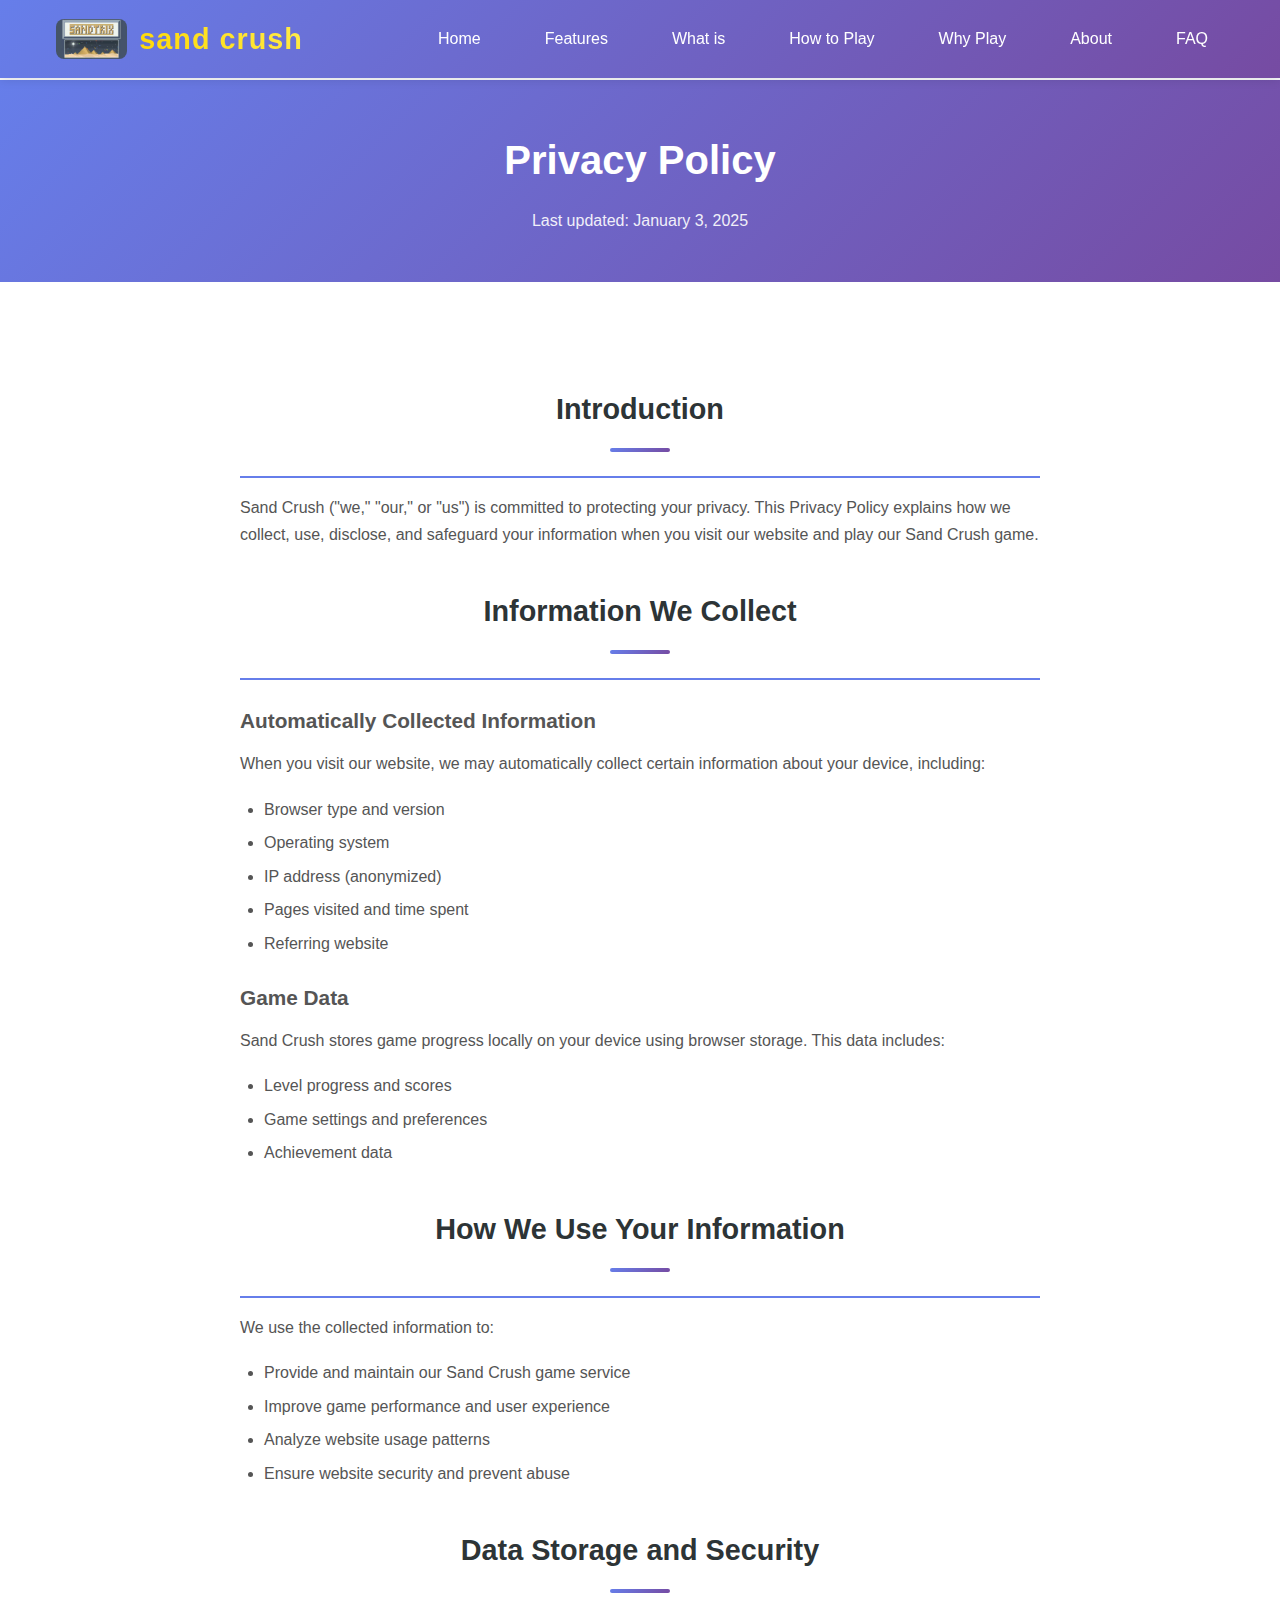
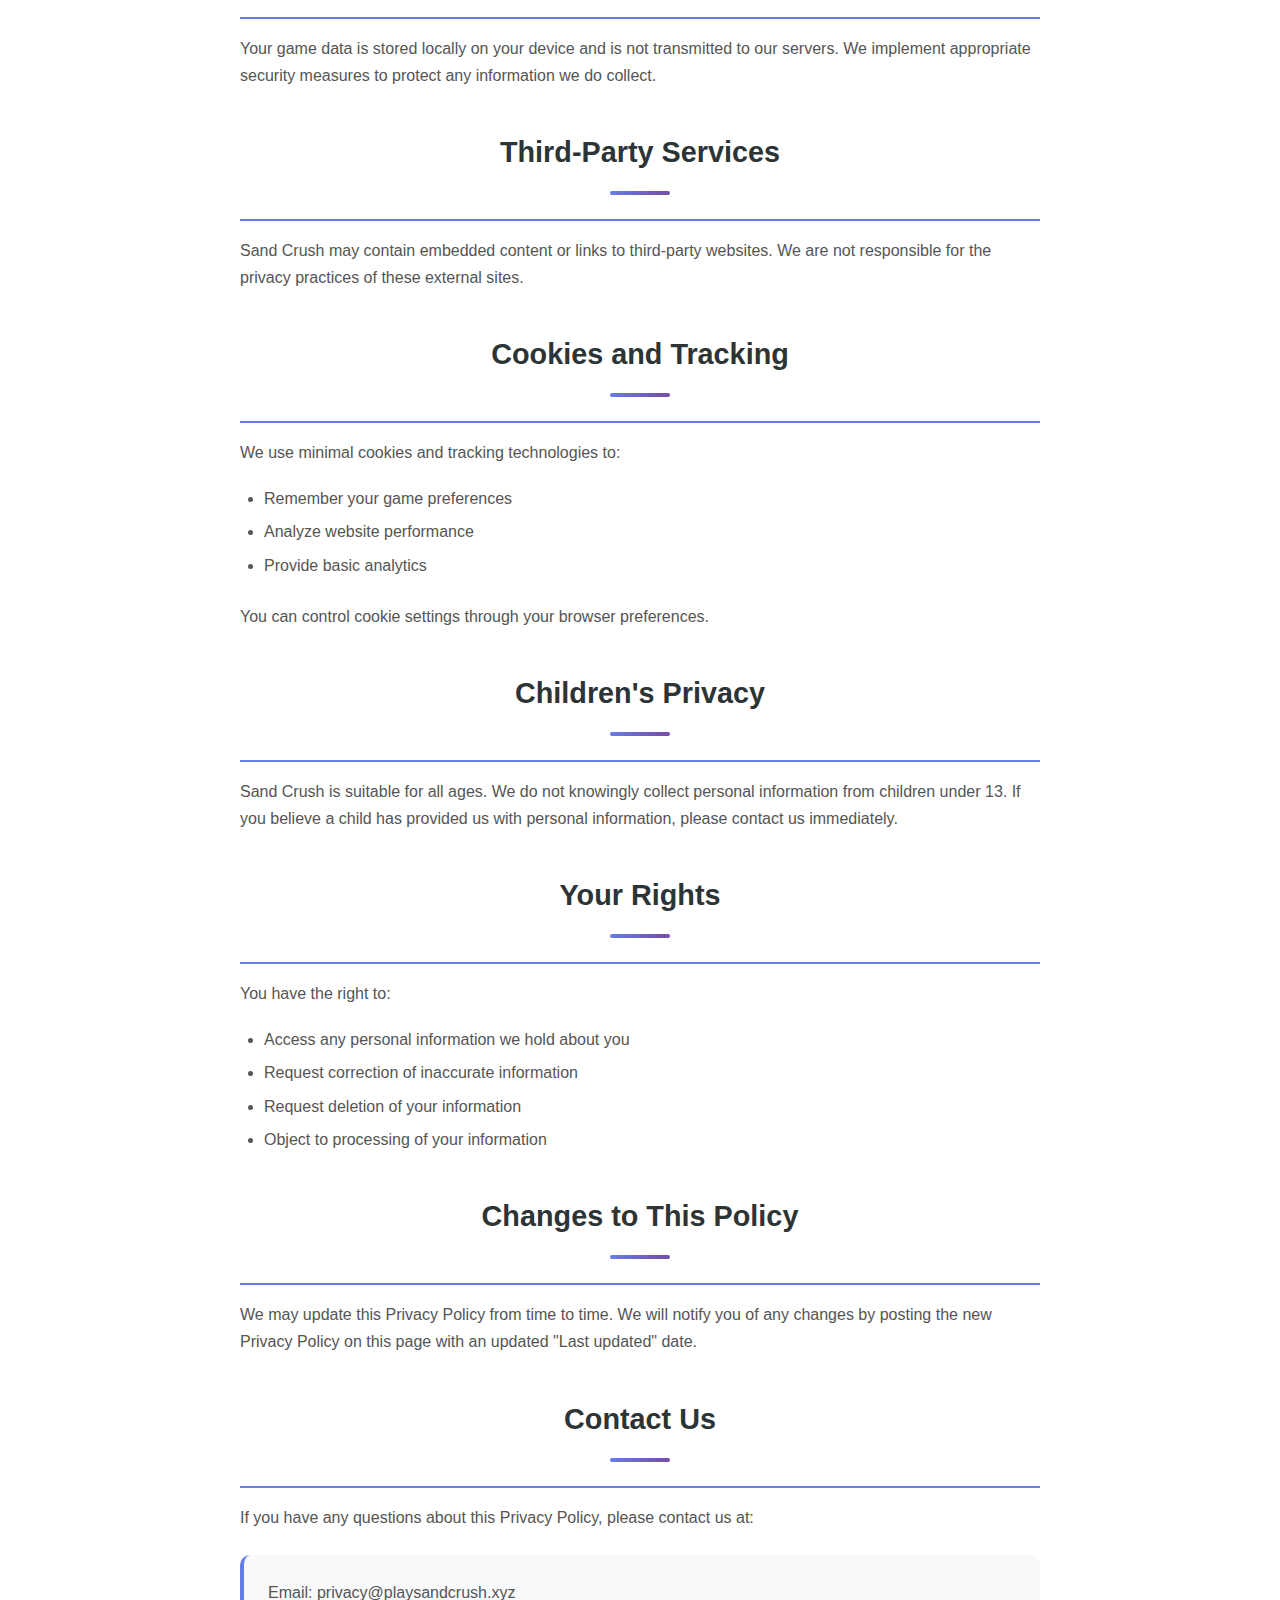
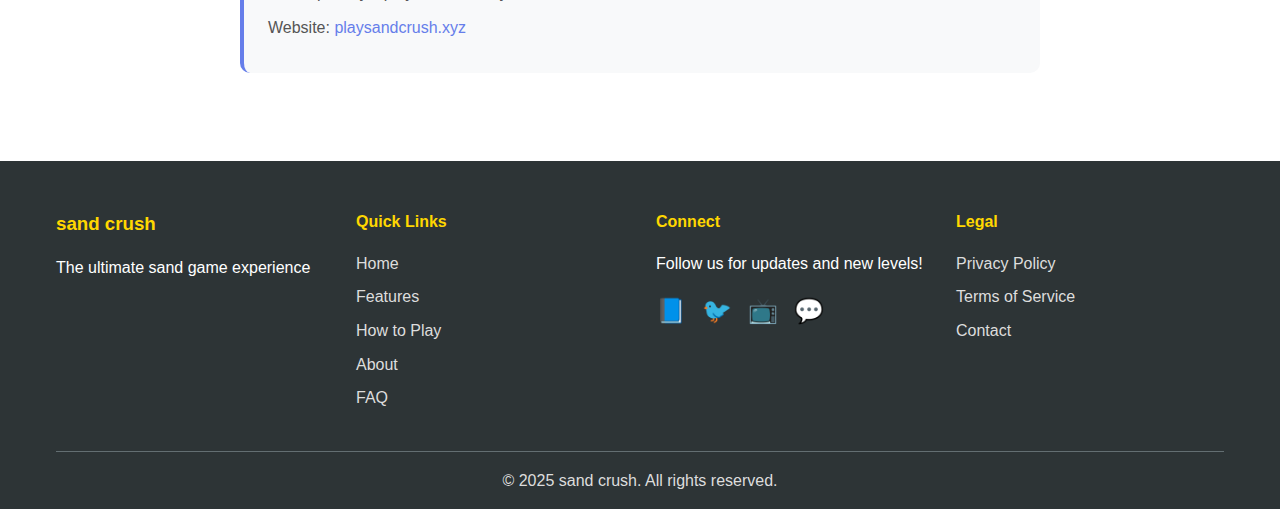
<file: privacy-policy.html>
<!DOCTYPE html>
<html lang="en">
<head>
  <meta charset="UTF-8">
  <meta name="viewport" content="width=device-width, initial-scale=1.0">
  
  <!-- SEO Meta Tags -->
  <title>Privacy Policy - Sand Crush | Your Data Protection</title>
  <meta name="description" content="Read Sand Crush privacy policy to understand how we protect your data. Learn about our commitment to user privacy and data security.">
  <meta name="author" content="Sand Crush Game">
  <meta name="robots" content="index, follow">
  
  <!-- Canonical URL -->
  <link rel="canonical" href="https://playsandcrush.xyz/privacy-policy">
  
  <!-- Favicon -->
  <link rel="icon" type="image/x-icon" href="favicon.ico">
  <link rel="icon" type="image/avif" href="logo.avif">
  <link rel="apple-touch-icon" href="logo.avif">
  
  <!-- Open Graph Meta Tags -->
  <meta property="og:title" content="Privacy Policy - Sand Crush">
  <meta property="og:description" content="Read Sand Crush privacy policy to understand how we protect your data. Learn about our commitment to user privacy and data security.">
  <meta property="og:image" content="https://playsandcrush.xyz/logo.avif">
  <meta property="og:image:width" content="1200">
  <meta property="og:image:height" content="630">
  <meta property="og:image:alt" content="Sand Crush - Privacy Policy">
  <meta property="og:url" content="https://playsandcrush.xyz/privacy-policy">
  <meta property="og:type" content="website">
  <meta property="og:site_name" content="Sand Crush">
  
  <!-- Twitter Card Meta Tags -->
  <meta name="twitter:card" content="summary_large_image">
  <meta name="twitter:title" content="Privacy Policy - Sand Crush">
  <meta name="twitter:description" content="Read Sand Crush privacy policy to understand how we protect your data and ensure user privacy.">
  <meta name="twitter:image" content="https://playsandcrush.xyz/logo.avif">
  <meta name="twitter:image:alt" content="Sand Crush - Privacy Policy">
  
  <link rel="stylesheet" href="styles.css">
  
  <!-- Sitemap Reference -->
  <link rel="sitemap" type="application/xml" href="/sitemap.xml" />
</head>
<body>
  <header>
    <nav>
      <div class="logo">
        <img src="logo.avif" alt="Sand Crush - Physics-Based Puzzle Game Logo" class="logo-image">
        <span class="logo-text">sand crush</span>
      </div>
      <input type="checkbox" id="menu-toggle" class="menu-toggle">
      <label for="menu-toggle" class="menu-icon" aria-label="Toggle navigation menu" role="button" tabindex="0">&#9776;</label>
      <ul class="nav-links">
        <li><a href="/">Home</a></li>
        <li><a href="/#features">Features</a></li>
        <li><a href="/#what-is">What is</a></li>
        <li><a href="/#how-to-play">How to Play</a></li>
        <li><a href="/#why-play">Why Play</a></li>
        <li><a href="/about">About</a></li>
        <li><a href="/#faq">FAQ</a></li>
      </ul>
    </nav>
  </header>

  <main class="legal-page">
    <section class="legal-hero">
      <div class="container">
        <h1>Privacy Policy</h1>
        <p class="last-updated">Last updated: January 3, 2025</p>
      </div>
    </section>

    <section class="legal-content">
      <div class="container">
        <div class="content-wrapper">
          <h2>Introduction</h2>
          <p>Sand Crush ("we," "our," or "us") is committed to protecting your privacy. This Privacy Policy explains how we collect, use, disclose, and safeguard your information when you visit our website and play our Sand Crush game.</p>

          <h2>Information We Collect</h2>
          <h3>Automatically Collected Information</h3>
          <p>When you visit our website, we may automatically collect certain information about your device, including:</p>
          <ul>
            <li>Browser type and version</li>
            <li>Operating system</li>
            <li>IP address (anonymized)</li>
            <li>Pages visited and time spent</li>
            <li>Referring website</li>
          </ul>

          <h3>Game Data</h3>
          <p>Sand Crush stores game progress locally on your device using browser storage. This data includes:</p>
          <ul>
            <li>Level progress and scores</li>
            <li>Game settings and preferences</li>
            <li>Achievement data</li>
          </ul>

          <h2>How We Use Your Information</h2>
          <p>We use the collected information to:</p>
          <ul>
            <li>Provide and maintain our Sand Crush game service</li>
            <li>Improve game performance and user experience</li>
            <li>Analyze website usage patterns</li>
            <li>Ensure website security and prevent abuse</li>
          </ul>

          <h2>Data Storage and Security</h2>
          <p>Your game data is stored locally on your device and is not transmitted to our servers. We implement appropriate security measures to protect any information we do collect.</p>

          <h2>Third-Party Services</h2>
          <p>Sand Crush may contain embedded content or links to third-party websites. We are not responsible for the privacy practices of these external sites.</p>

          <h2>Cookies and Tracking</h2>
          <p>We use minimal cookies and tracking technologies to:</p>
          <ul>
            <li>Remember your game preferences</li>
            <li>Analyze website performance</li>
            <li>Provide basic analytics</li>
          </ul>
          <p>You can control cookie settings through your browser preferences.</p>

          <h2>Children's Privacy</h2>
          <p>Sand Crush is suitable for all ages. We do not knowingly collect personal information from children under 13. If you believe a child has provided us with personal information, please contact us immediately.</p>

          <h2>Your Rights</h2>
          <p>You have the right to:</p>
          <ul>
            <li>Access any personal information we hold about you</li>
            <li>Request correction of inaccurate information</li>
            <li>Request deletion of your information</li>
            <li>Object to processing of your information</li>
          </ul>

          <h2>Changes to This Policy</h2>
          <p>We may update this Privacy Policy from time to time. We will notify you of any changes by posting the new Privacy Policy on this page with an updated "Last updated" date.</p>

          <h2>Contact Us</h2>
          <p>If you have any questions about this Privacy Policy, please contact us at:</p>
          <div class="contact-info">
            <p>Email: privacy@playsandcrush.xyz</p>
            <p>Website: <a href="https://playsandcrush.xyz">playsandcrush.xyz</a></p>
          </div>
        </div>
      </div>
    </section>
  </main>

  <footer>
    <div class="container">
      <div class="footer-content">
        <div class="footer-section">
          <h3>sand crush</h3>
          <p>The ultimate sand game experience</p>
        </div>
        <div class="footer-section">
          <h4>Quick Links</h4>
          <ul>
            <li><a href="/">Home</a></li>
            <li><a href="/#features">Features</a></li>
            <li><a href="/#how-to-play">How to Play</a></li>
            <li><a href="/about">About</a></li>
            <li><a href="/#faq">FAQ</a></li>
          </ul>
        </div>
        <div class="footer-section">
          <h4>Connect</h4>
          <p>Follow us for updates and new levels!</p>
          <div class="social-links">
            <a href="#" aria-label="Facebook"><span>📘</span></a>
            <a href="#" aria-label="Twitter"><span>🐦</span></a>
            <a href="#" aria-label="YouTube"><span>📺</span></a>
            <a href="#" aria-label="Discord"><span>💬</span></a>
          </div>
        </div>
        <div class="footer-section">
          <h4>Legal</h4>
          <ul>
            <li><a href="/privacy-policy">Privacy Policy</a></li>
            <li><a href="/terms-of-service">Terms of Service</a></li>
            <li><a href="#" aria-label="Contact us">Contact</a></li>
          </ul>
        </div>
      </div>
      <div class="footer-bottom">
        <p>&copy; 2025 sand crush. All rights reserved.</p>
      </div>
    </div>
  </footer>

  <script src="script.js"></script>
</body>
</html>
</file>
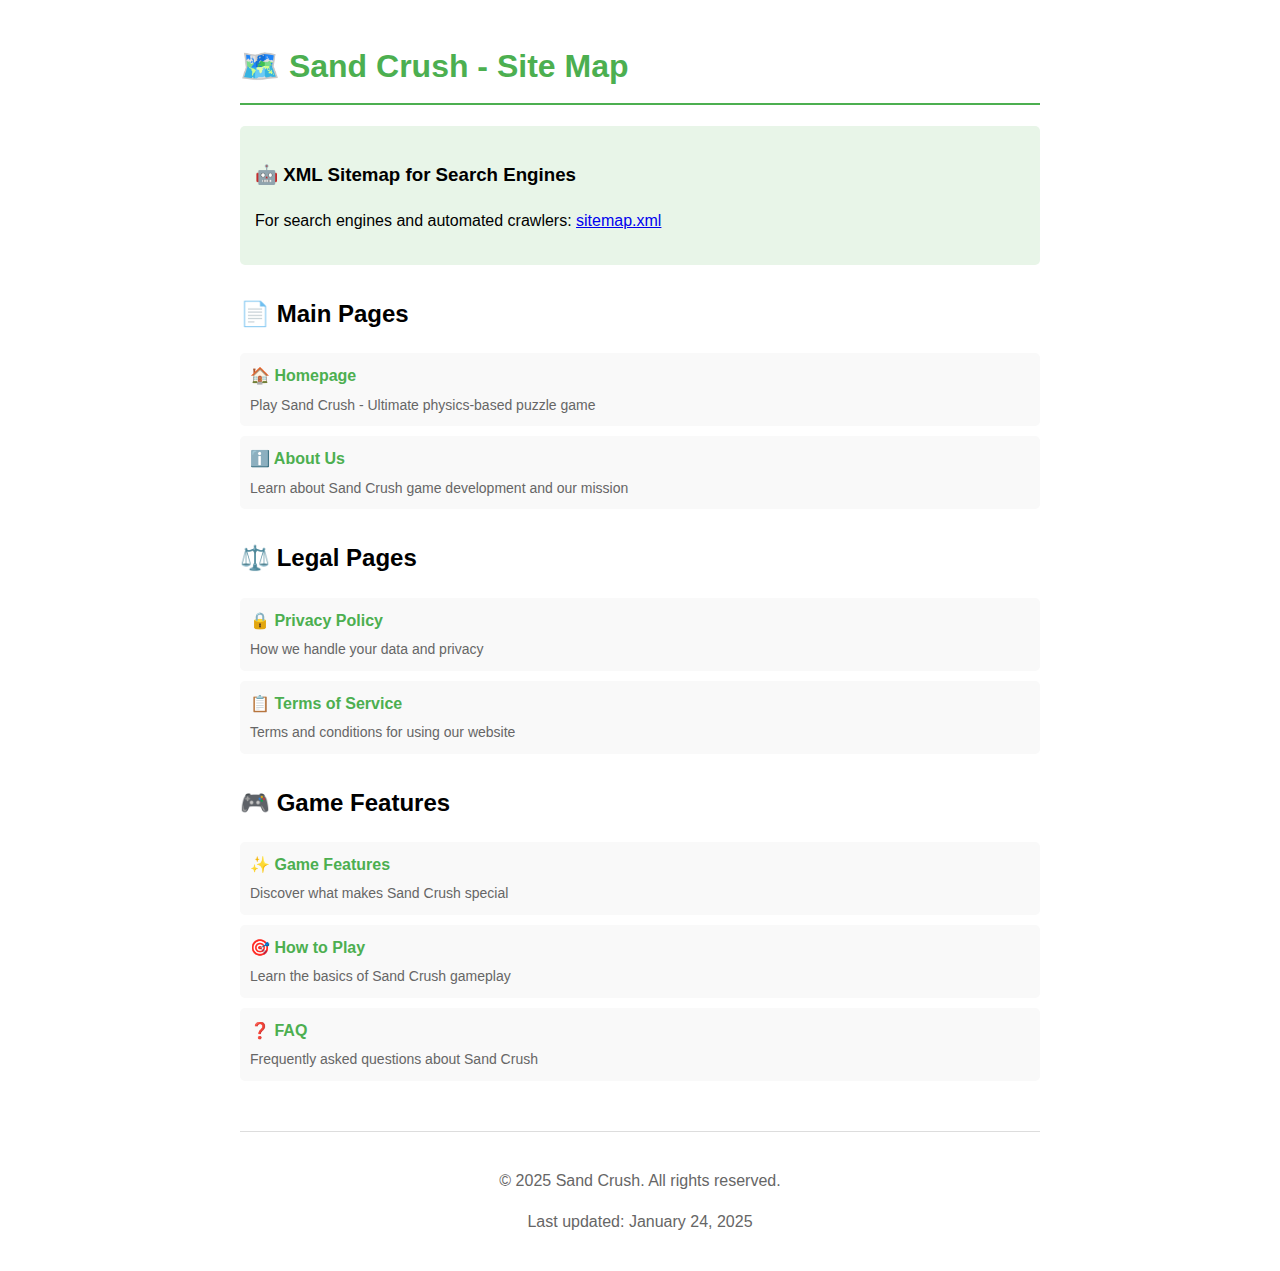
<file: sitemap.html>
<!DOCTYPE html>
<html lang="en">
<head>
  <meta charset="UTF-8">
  <meta name="viewport" content="width=device-width, initial-scale=1.0">
  <title>Sand Crush - Site Map</title>
  <meta name="description" content="Comprehensive site map for Sand Crush physics-based puzzle game. Navigate through all pages including game features, guides, and legal pages.">
  <meta name="robots" content="index, follow">
  <link rel="canonical" href="https://playsandcrush.xyz/sitemap">
  <link rel="icon" type="image/x-icon" href="favicon.ico">
  <link rel="icon" type="image/avif" href="logo.avif">
  <link rel="apple-touch-icon" href="logo.avif">
  
  <!-- Open Graph Meta Tags -->
  <meta property="og:title" content="Sand Crush - Site Map">
  <meta property="og:description" content="Comprehensive site map for Sand Crush physics-based puzzle game. Navigate through all pages and features.">
  <meta property="og:image" content="https://playsandcrush.xyz/logo.avif">
  <meta property="og:image:width" content="1200">
  <meta property="og:image:height" content="630">
  <meta property="og:image:alt" content="Sand Crush - Site Map">
  <meta property="og:url" content="https://playsandcrush.xyz/sitemap">
  <meta property="og:type" content="website">
  <meta property="og:site_name" content="Sand Crush">
  
  <!-- Twitter Card Meta Tags -->
  <meta name="twitter:card" content="summary_large_image">
  <meta name="twitter:title" content="Sand Crush - Site Map">
  <meta name="twitter:description" content="Comprehensive site map for Sand Crush physics-based puzzle game. Navigate through all pages and features.">
  <meta name="twitter:image" content="https://playsandcrush.xyz/logo.avif">
  <meta name="twitter:image:alt" content="Sand Crush - Site Map">
  
  <!-- Sitemap Reference -->
  <link rel="sitemap" type="application/xml" href="/sitemap.xml" />
  
  <!-- Structured Data -->
  <script type="application/ld+json">
  {
    "@context": "https://schema.org",
    "@type": "WebPage",
    "name": "Sand Crush - Site Map",
    "description": "Comprehensive site map for Sand Crush physics-based puzzle game",
    "url": "https://playsandcrush.xyz/sitemap",
    "mainEntity": {
      "@type": "SiteNavigationElement",
      "name": "Site Navigation"
    },
    "isPartOf": {
      "@type": "WebSite",
      "name": "Sand Crush",
      "url": "https://playsandcrush.xyz"
    }
  }
  </script>
  
  <style>
    body {
      font-family: Arial, sans-serif;
      max-width: 800px;
      margin: 0 auto;
      padding: 20px;
      line-height: 1.6;
    }
    h1 {
      color: #4CAF50;
      border-bottom: 2px solid #4CAF50;
      padding-bottom: 10px;
    }
    .sitemap-section {
      margin: 30px 0;
    }
    .sitemap-list {
      list-style: none;
      padding: 0;
    }
    .sitemap-list li {
      margin: 10px 0;
      padding: 10px;
      background: #f9f9f9;
      border-radius: 5px;
    }
    .sitemap-list a {
      text-decoration: none;
      color: #4CAF50;
      font-weight: bold;
    }
    .sitemap-list a:hover {
      text-decoration: underline;
    }
    .page-description {
      color: #666;
      font-size: 14px;
      margin-top: 5px;
    }
    .xml-sitemap {
      background: #e8f5e8;
      padding: 15px;
      border-radius: 5px;
      margin: 20px 0;
    }
  </style>
</head>
<body>
  <h1>🗺️ Sand Crush - Site Map</h1>
  
  <div class="xml-sitemap">
    <h3>🤖 XML Sitemap for Search Engines</h3>
    <p>For search engines and automated crawlers: <a href="sitemap.xml">sitemap.xml</a></p>
  </div>

  <div class="sitemap-section">
    <h2>📄 Main Pages</h2>
    <ul class="sitemap-list">
      <li>
        <a href="/">🏠 Homepage</a>
        <div class="page-description">Play Sand Crush - Ultimate physics-based puzzle game</div>
      </li>
      <li>
        <a href="/about">ℹ️ About Us</a>
        <div class="page-description">Learn about Sand Crush game development and our mission</div>
      </li>
    </ul>
  </div>

  <div class="sitemap-section">
    <h2>⚖️ Legal Pages</h2>
    <ul class="sitemap-list">
      <li>
        <a href="/privacy-policy">🔒 Privacy Policy</a>
        <div class="page-description">How we handle your data and privacy</div>
      </li>
      <li>
        <a href="/terms-of-service">📋 Terms of Service</a>
        <div class="page-description">Terms and conditions for using our website</div>
      </li>
    </ul>
  </div>

  <div class="sitemap-section">
    <h2>🎮 Game Features</h2>
    <ul class="sitemap-list">
      <li>
        <a href="/#features">✨ Game Features</a>
        <div class="page-description">Discover what makes Sand Crush special</div>
      </li>
      <li>
        <a href="/#how-to-play">🎯 How to Play</a>
        <div class="page-description">Learn the basics of Sand Crush gameplay</div>
      </li>
      <li>
        <a href="/#faq">❓ FAQ</a>
        <div class="page-description">Frequently asked questions about Sand Crush</div>
      </li>
    </ul>
  </div>

  <footer style="margin-top: 50px; padding-top: 20px; border-top: 1px solid #ddd; text-align: center; color: #666;">
    <p>&copy; 2025 Sand Crush. All rights reserved.</p>
    <p>Last updated: January 24, 2025</p>
  </footer>
</body>
</html>
</file>
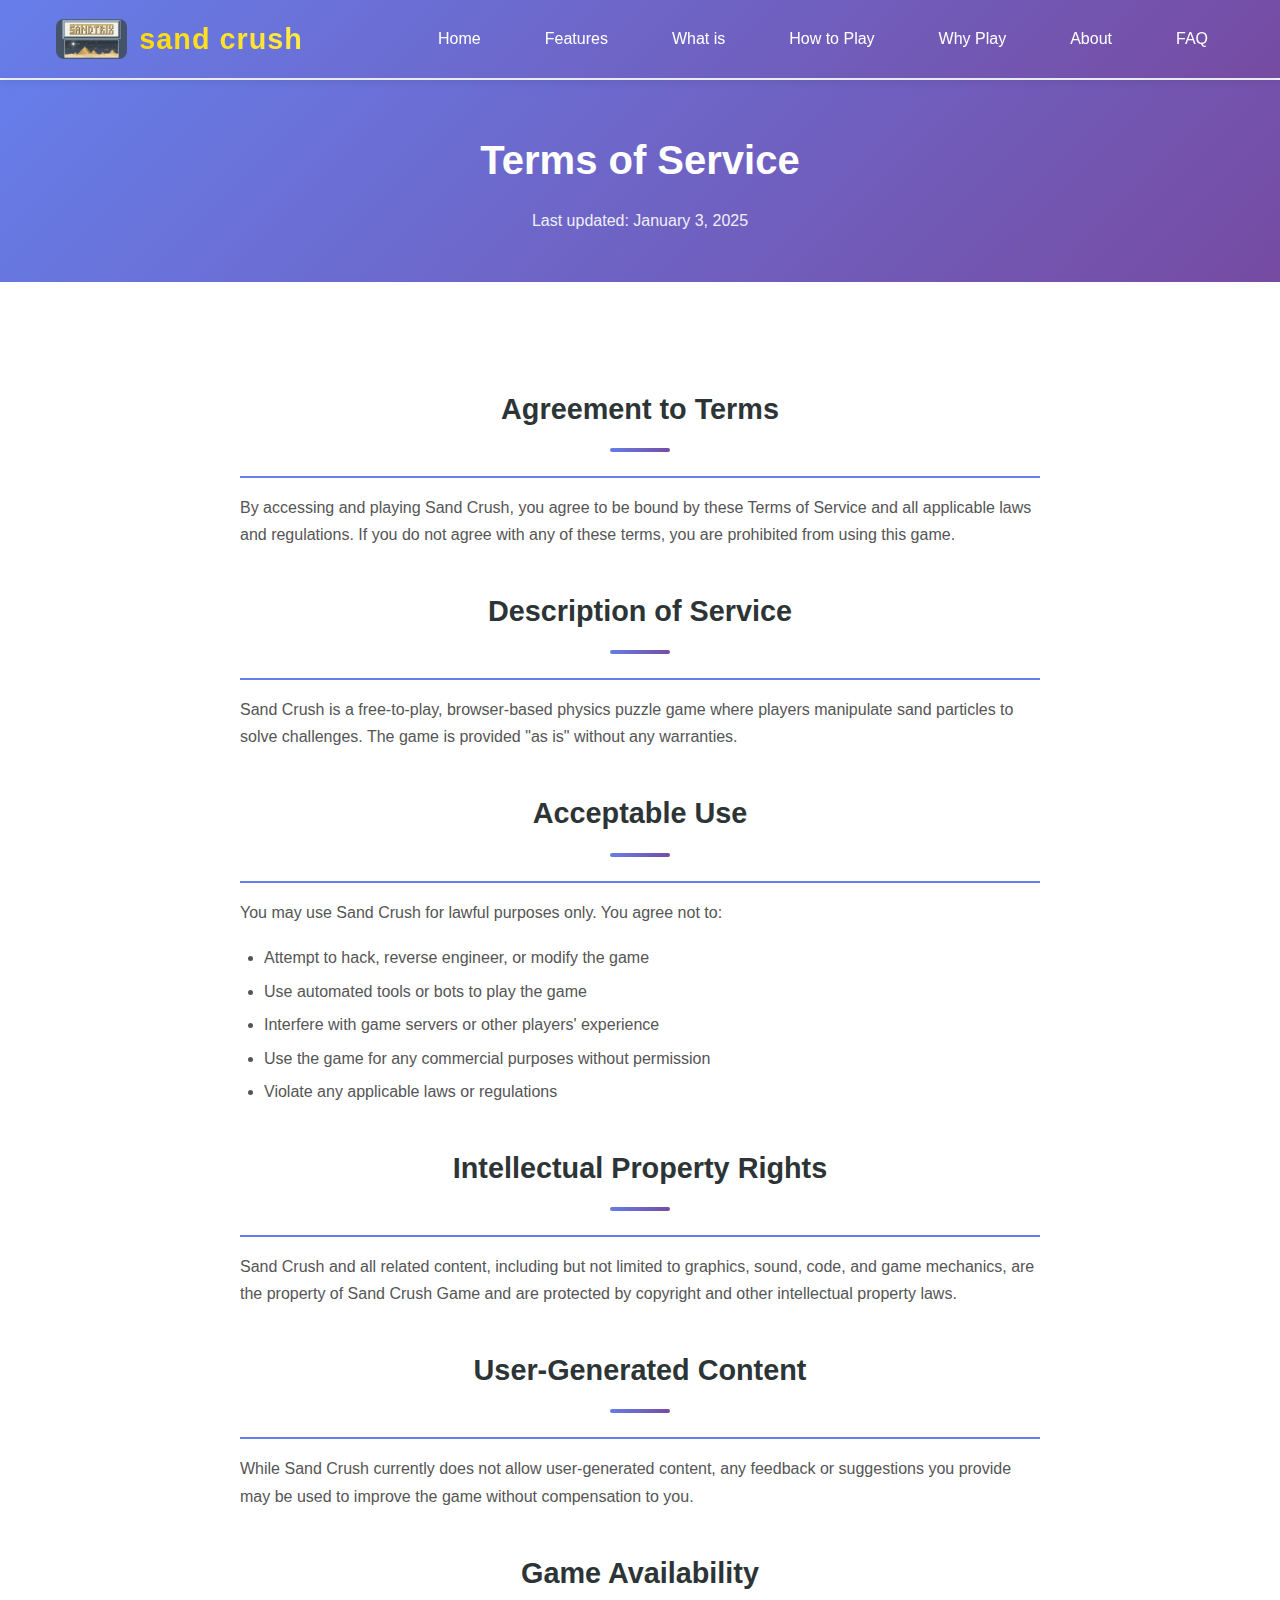
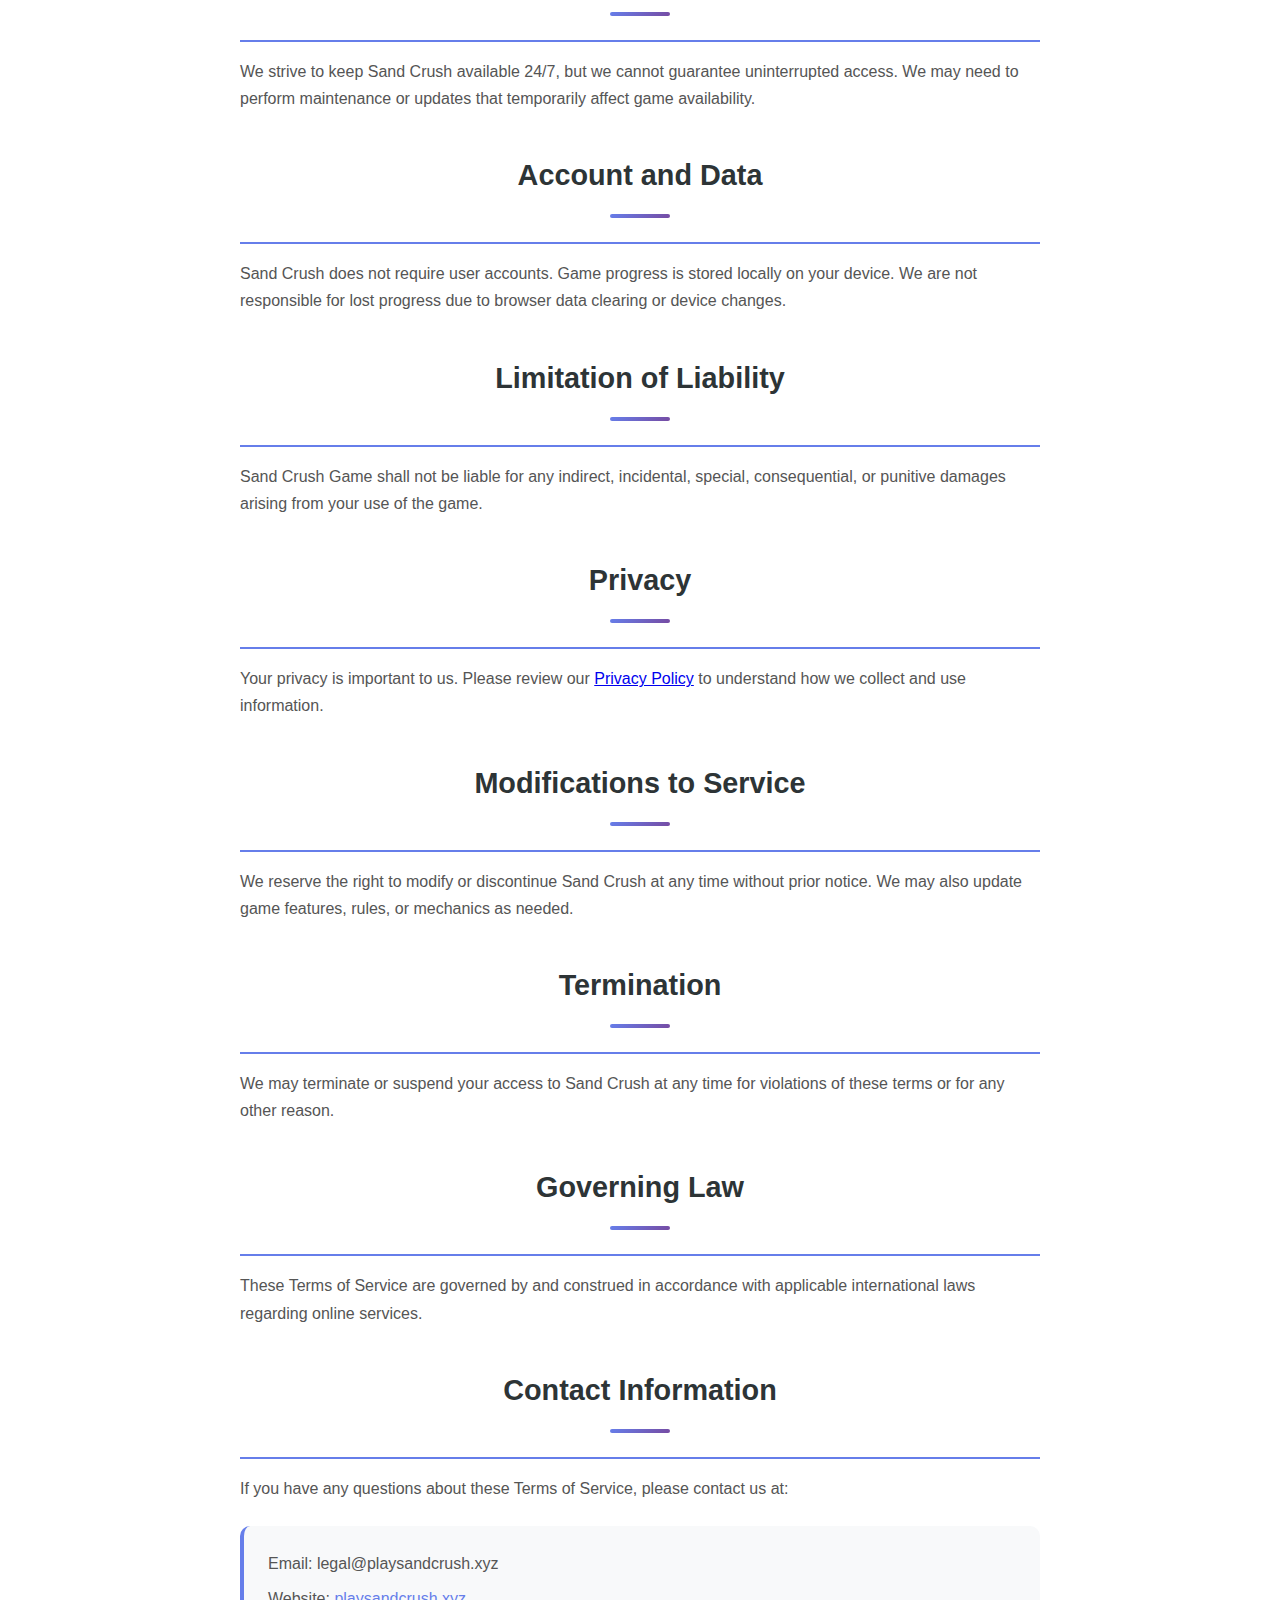
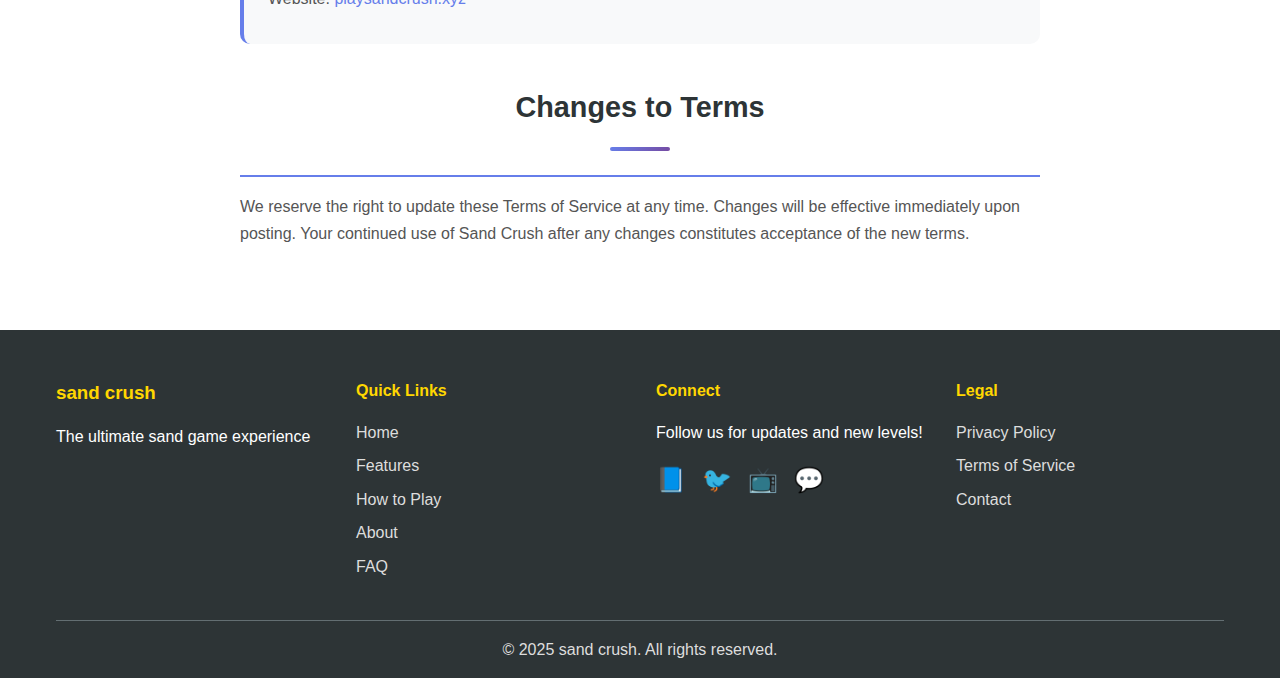
<file: terms-of-service.html>
<!DOCTYPE html>
<html lang="en">
<head>
  <meta charset="UTF-8">
  <meta name="viewport" content="width=device-width, initial-scale=1.0">
  
  <!-- SEO Meta Tags -->
  <title>Terms of Service - Sand Crush | Game Usage Terms</title>
  <meta name="description" content="Read Sand Crush terms of service to understand the rules and conditions for playing our physics-based puzzle game.">
  <meta name="author" content="Sand Crush Game">
  <meta name="robots" content="index, follow">
  
  <!-- Canonical URL -->
  <link rel="canonical" href="https://playsandcrush.xyz/terms-of-service">
  
  <!-- Favicon -->
  <link rel="icon" type="image/x-icon" href="favicon.ico">
  <link rel="icon" type="image/avif" href="logo.avif">
  <link rel="apple-touch-icon" href="logo.avif">
  
  <!-- Open Graph Meta Tags -->
  <meta property="og:title" content="Terms of Service - Sand Crush">
  <meta property="og:description" content="Read Sand Crush terms of service to understand the rules and conditions for playing our physics-based puzzle game.">
  <meta property="og:image" content="https://playsandcrush.xyz/logo.avif">
  <meta property="og:image:width" content="1200">
  <meta property="og:image:height" content="630">
  <meta property="og:image:alt" content="Sand Crush - Terms of Service">
  <meta property="og:url" content="https://playsandcrush.xyz/terms-of-service">
  <meta property="og:type" content="website">
  <meta property="og:site_name" content="Sand Crush">
  
  <!-- Twitter Card Meta Tags -->
  <meta name="twitter:card" content="summary_large_image">
  <meta name="twitter:title" content="Terms of Service - Sand Crush">
  <meta name="twitter:description" content="Read Sand Crush terms of service to understand the rules and conditions for playing our physics-based puzzle game.">
  <meta name="twitter:image" content="https://playsandcrush.xyz/logo.avif">
  <meta name="twitter:image:alt" content="Sand Crush - Terms of Service">
  
  <link rel="stylesheet" href="styles.css">
  
  <!-- Sitemap Reference -->
  <link rel="sitemap" type="application/xml" href="/sitemap.xml" />
</head>
<body>
  <header>
    <nav>
      <div class="logo">
        <img src="logo.avif" alt="Sand Crush - Physics-Based Puzzle Game Logo" class="logo-image">
        <span class="logo-text">sand crush</span>
      </div>
      <input type="checkbox" id="menu-toggle" class="menu-toggle">
      <label for="menu-toggle" class="menu-icon" aria-label="Toggle navigation menu" role="button" tabindex="0">&#9776;</label>
      <ul class="nav-links">
        <li><a href="/">Home</a></li>
        <li><a href="/#features">Features</a></li>
        <li><a href="/#what-is">What is</a></li>
        <li><a href="/#how-to-play">How to Play</a></li>
        <li><a href="/#why-play">Why Play</a></li>
        <li><a href="/about">About</a></li>
        <li><a href="/#faq">FAQ</a></li>
      </ul>
    </nav>
  </header>

  <main class="legal-page">
    <section class="legal-hero">
      <div class="container">
        <h1>Terms of Service</h1>
        <p class="last-updated">Last updated: January 3, 2025</p>
      </div>
    </section>

    <section class="legal-content">
      <div class="container">
        <div class="content-wrapper">
          <h2>Agreement to Terms</h2>
          <p>By accessing and playing Sand Crush, you agree to be bound by these Terms of Service and all applicable laws and regulations. If you do not agree with any of these terms, you are prohibited from using this game.</p>

          <h2>Description of Service</h2>
          <p>Sand Crush is a free-to-play, browser-based physics puzzle game where players manipulate sand particles to solve challenges. The game is provided "as is" without any warranties.</p>

          <h2>Acceptable Use</h2>
          <p>You may use Sand Crush for lawful purposes only. You agree not to:</p>
          <ul>
            <li>Attempt to hack, reverse engineer, or modify the game</li>
            <li>Use automated tools or bots to play the game</li>
            <li>Interfere with game servers or other players' experience</li>
            <li>Use the game for any commercial purposes without permission</li>
            <li>Violate any applicable laws or regulations</li>
          </ul>

          <h2>Intellectual Property Rights</h2>
          <p>Sand Crush and all related content, including but not limited to graphics, sound, code, and game mechanics, are the property of Sand Crush Game and are protected by copyright and other intellectual property laws.</p>

          <h2>User-Generated Content</h2>
          <p>While Sand Crush currently does not allow user-generated content, any feedback or suggestions you provide may be used to improve the game without compensation to you.</p>

          <h2>Game Availability</h2>
          <p>We strive to keep Sand Crush available 24/7, but we cannot guarantee uninterrupted access. We may need to perform maintenance or updates that temporarily affect game availability.</p>

          <h2>Account and Data</h2>
          <p>Sand Crush does not require user accounts. Game progress is stored locally on your device. We are not responsible for lost progress due to browser data clearing or device changes.</p>

          <h2>Limitation of Liability</h2>
          <p>Sand Crush Game shall not be liable for any indirect, incidental, special, consequential, or punitive damages arising from your use of the game.</p>

          <h2>Privacy</h2>
          <p>Your privacy is important to us. Please review our <a href="/privacy-policy">Privacy Policy</a> to understand how we collect and use information.</p>

          <h2>Modifications to Service</h2>
          <p>We reserve the right to modify or discontinue Sand Crush at any time without prior notice. We may also update game features, rules, or mechanics as needed.</p>

          <h2>Termination</h2>
          <p>We may terminate or suspend your access to Sand Crush at any time for violations of these terms or for any other reason.</p>

          <h2>Governing Law</h2>
          <p>These Terms of Service are governed by and construed in accordance with applicable international laws regarding online services.</p>

          <h2>Contact Information</h2>
          <p>If you have any questions about these Terms of Service, please contact us at:</p>
          <div class="contact-info">
            <p>Email: legal@playsandcrush.xyz</p>
            <p>Website: <a href="https://playsandcrush.xyz">playsandcrush.xyz</a></p>
          </div>

          <h2>Changes to Terms</h2>
          <p>We reserve the right to update these Terms of Service at any time. Changes will be effective immediately upon posting. Your continued use of Sand Crush after any changes constitutes acceptance of the new terms.</p>
        </div>
      </div>
    </section>
  </main>

  <footer>
    <div class="container">
      <div class="footer-content">
        <div class="footer-section">
          <h3>sand crush</h3>
          <p>The ultimate sand game experience</p>
        </div>
        <div class="footer-section">
          <h4>Quick Links</h4>
          <ul>
            <li><a href="/">Home</a></li>
            <li><a href="/#features">Features</a></li>
            <li><a href="/#how-to-play">How to Play</a></li>
            <li><a href="/about">About</a></li>
            <li><a href="/#faq">FAQ</a></li>
          </ul>
        </div>
        <div class="footer-section">
          <h4>Connect</h4>
          <p>Follow us for updates and new levels!</p>
          <div class="social-links">
            <a href="#" aria-label="Facebook"><span>📘</span></a>
            <a href="#" aria-label="Twitter"><span>🐦</span></a>
            <a href="#" aria-label="YouTube"><span>📺</span></a>
            <a href="#" aria-label="Discord"><span>💬</span></a>
          </div>
        </div>
        <div class="footer-section">
          <h4>Legal</h4>
          <ul>
            <li><a href="/privacy-policy">Privacy Policy</a></li>
            <li><a href="/terms-of-service">Terms of Service</a></li>
            <li><a href="#" aria-label="Contact us">Contact</a></li>
          </ul>
        </div>
      </div>
      <div class="footer-bottom">
        <p>&copy; 2025 sand crush. All rights reserved.</p>
      </div>
    </div>
  </footer>

  <script src="script.js"></script>
</body>
</html>
</file>
<file: styles.css>
/* Reset and Base Styles */
* {
  margin: 0;
  padding: 0;
  box-sizing: border-box;
}

body {
  font-family: 'Segoe UI', Tahoma, Geneva, Verdana, sans-serif;
  line-height: 1.6;
  color: #333;
  background-color: #f8f9fa;
}

.container {
  max-width: 1200px;
  margin: 0 auto;
  padding: 0 1rem;
}

/* Header Styles */
header {
  background: linear-gradient(135deg, #667eea 0%, #764ba2 100%);
  color: white;
  padding: 0;
  position: fixed;
  top: 0;
  width: 100%;
  z-index: 1000;
  box-shadow: 0 2px 10px rgba(0,0,0,0.1);
}

nav {
  display: flex;
  justify-content: space-between;
  align-items: center;
  max-width: 1200px;
  margin: 0 auto;
  padding: 1rem;
  position: relative;
}

.logo {
  display: flex;
  align-items: center;
  gap: 12px;
}

.logo-image {
  height: 40px;
  width: auto;
  object-fit: contain;
  border-radius: 8px;
  transition: transform 0.3s ease;
}

.logo-text {
  font-size: 1.8rem;
  font-weight: bold;
  letter-spacing: 1px;
  background: linear-gradient(45deg, #ffd700, #ffed4e);
  -webkit-background-clip: text;
  -webkit-text-fill-color: transparent;
  background-clip: text;
  transition: transform 0.3s ease;
}

.logo:hover .logo-image {
  transform: scale(1.05);
}

.logo:hover .logo-text {
  transform: translateX(2px);
}

.nav-links {
  list-style: none;
  display: flex;
  gap: 2rem;
  margin: 0;
}

.nav-links li a {
  color: white;
  text-decoration: none;
  font-weight: 500;
  padding: 0.5rem 1rem;
  border-radius: 25px;
  transition: all 0.3s ease;
  position: relative;
}

.nav-links li a:hover {
  background: rgba(255,255,255,0.2);
  transform: translateY(-2px);
}

.nav-links li a.active {
  background: rgba(255,255,255,0.3);
  font-weight: 600;
}

.menu-icon {
  display: none;
  font-size: 1.8rem;
  cursor: pointer;
  color: white;
}

.menu-toggle {
  display: none;
}

/* Hero Section */
#hero {
  background: linear-gradient(135deg, #74b9ff 0%, #0984e3 50%, #6c5ce7 100%);
  min-height: 100vh;
  display: flex;
  align-items: center;
  justify-content: center;
  padding: 2rem 1rem;
  padding-top: 100px; /* Account for fixed header */
  text-align: center;
  color: white;
}

.hero-content {
  max-width: 1500px;
  margin: 0 auto;
  width: 100%;
}

.hero-content h1 {
  font-size: 3.5rem;
  margin-bottom: 1rem;
  font-weight: 700;
  text-shadow: 2px 2px 4px rgba(0,0,0,0.3);
}

.hero-content p {
  font-size: 1.3rem;
  margin-bottom: 2rem;
  opacity: 0.9;
}

.iframe-wrapper {
  width: 95%;
  max-width: 1400px;
  margin: 2rem auto;
  border-radius: 20px;
  overflow: hidden;
  box-shadow: 0 15px 40px rgba(0,0,0,0.4);
  transition: transform 0.3s ease;
  background: #000;
  padding: 15px;
}

.iframe-wrapper:hover {
  transform: translateY(-8px);
  box-shadow: 0 20px 50px rgba(0,0,0,0.5);
}

.iframe-wrapper iframe {
  width: 100%;
  height: 700px;
  border: none;
  display: block;
  border-radius: 15px;
}

.hero-btn {
  background: linear-gradient(135deg, #fd79a8 0%, #e84393 100%);
  color: white;
  border: none;
  padding: 1rem 2.5rem;
  font-size: 1.2rem;
  border-radius: 50px;
  cursor: pointer;
  font-weight: 600;
  transition: all 0.3s ease;
  text-transform: uppercase;
  letter-spacing: 1px;
  box-shadow: 0 4px 15px rgba(232, 67, 147, 0.3);
}

.hero-btn:hover {
  transform: translateY(-3px);
  box-shadow: 0 6px 20px rgba(232, 67, 147, 0.4);
}

/* Section Styles */
section {
  padding: 4rem 0;
}

section h2 {
  text-align: center;
  font-size: 2.5rem;
  margin-bottom: 3rem;
  color: #2d3436;
  position: relative;
}

section h2::after {
  content: '';
  display: block;
  width: 60px;
  height: 4px;
  background: linear-gradient(135deg, #667eea 0%, #764ba2 100%);
  margin: 1rem auto;
  border-radius: 2px;
}

/* Features Section */
#features {
  background: white;
  padding: 5rem 0;
}

.features-intro {
  max-width: 800px;
  margin: 0 auto 3rem;
  text-align: center;
}

.features-intro p {
  font-size: 1.2rem;
  line-height: 1.8;
  color: #555;
  margin-bottom: 2rem;
}

.features-grid {
  display: grid;
  grid-template-columns: repeat(auto-fit, minmax(300px, 1fr));
  gap: 2.5rem;
  margin-top: 2rem;
}

.feature-card {
  background: white;
  padding: 2.5rem 2rem;
  border-radius: 20px;
  text-align: center;
  box-shadow: 0 8px 25px rgba(0,0,0,0.1);
  transition: all 0.3s ease;
  border: 1px solid #e9ecef;
  position: relative;
  overflow: hidden;
}

.feature-card::before {
  content: '';
  position: absolute;
  top: 0;
  left: 0;
  right: 0;
  height: 4px;
  background: linear-gradient(135deg, #667eea 0%, #764ba2 100%);
}

.feature-card:hover {
  transform: translateY(-10px);
  box-shadow: 0 20px 45px rgba(0,0,0,0.15);
}

.feature-icon {
  font-size: 3.5rem;
  margin-bottom: 1.5rem;
  display: block;
}

.feature-card h3 {
  font-size: 1.4rem;
  margin-bottom: 1.5rem;
  color: #2d3436;
  font-weight: 600;
}

.feature-card p {
  color: #636e72;
  line-height: 1.7;
  font-size: 1rem;
}

/* What Is Section */
#what-is {
  background: #f8f9fa;
  padding: 5rem 0;
}

.what-is-content {
  display: grid;
  grid-template-columns: 2fr 1fr;
  gap: 4rem;
  align-items: center;
}

.what-is-text p {
  font-size: 1.1rem;
  margin-bottom: 1.8rem;
  color: #555;
  line-height: 1.8;
}

.game-preview {
  background: linear-gradient(135deg, #ffecd2 0%, #fcb69f 100%);
  border-radius: 20px;
  padding: 3rem 2rem;
  text-align: center;
  position: relative;
  overflow: hidden;
  min-height: 300px;
  display: flex;
  flex-direction: column;
  justify-content: center;
  align-items: center;
}

.sand-particles {
  width: 80px;
  height: 80px;
  background: linear-gradient(45deg, #ff9a9e, #fecfef, #fecfef);
  border-radius: 50%;
  margin-bottom: 1rem;
  animation: float 3s ease-in-out infinite;
  box-shadow: 0 10px 30px rgba(0,0,0,0.2);
}

.preview-text {
  font-size: 1.2rem;
  font-weight: 600;
  color: #333;
}

@keyframes float {
  0%, 100% { transform: translateY(0px); }
  50% { transform: translateY(-10px); }
}

/* How to Play Section */
#how-to-play {
  background: white;
  padding: 5rem 0;
}

.how-to-intro {
  max-width: 800px;
  margin: 0 auto 3rem;
  text-align: center;
}

.how-to-intro p {
  font-size: 1.2rem;
  line-height: 1.8;
  color: #555;
  margin-bottom: 2rem;
}

.steps-grid {
  display: grid;
  grid-template-columns: repeat(auto-fit, minmax(300px, 1fr));
  gap: 2.5rem;
}

.step {
  text-align: center;
  padding: 2.5rem 2rem;
  background: white;
  border-radius: 20px;
  box-shadow: 0 8px 25px rgba(0,0,0,0.1);
  transition: transform 0.3s ease;
  border: 1px solid #e9ecef;
}

.step:hover {
  transform: translateY(-8px);
  box-shadow: 0 15px 35px rgba(0,0,0,0.15);
}

.step-number {
  width: 70px;
  height: 70px;
  background: linear-gradient(135deg, #667eea 0%, #764ba2 100%);
  color: white;
  border-radius: 50%;
  display: flex;
  align-items: center;
  justify-content: center;
  font-size: 1.8rem;
  font-weight: bold;
  margin: 0 auto 1.5rem;
  box-shadow: 0 5px 15px rgba(102, 126, 234, 0.3);
}

.step h3 {
  margin-bottom: 1.5rem;
  color: #2d3436;
  font-size: 1.3rem;
  font-weight: 600;
}

.step p {
  color: #636e72;
  line-height: 1.7;
  font-size: 1rem;
}

/* Why Play Section */
#why-play {
  background: #f8f9fa;
  padding: 5rem 0;
}

.why-play-intro {
  max-width: 800px;
  margin: 0 auto 3rem;
  text-align: center;
}

.why-play-intro p {
  font-size: 1.2rem;
  line-height: 1.8;
  color: #555;
  margin-bottom: 2rem;
}

.why-play-grid {
  display: grid;
  grid-template-columns: repeat(auto-fit, minmax(320px, 1fr));
  gap: 2.5rem;
}

.benefit {
  background: white;
  padding: 2.5rem 2rem;
  border-radius: 20px;
  box-shadow: 0 8px 25px rgba(0,0,0,0.1);
  transition: transform 0.3s ease;
  border: 1px solid #e9ecef;
  text-align: center;
}

.benefit:hover {
  transform: translateY(-8px);
  box-shadow: 0 15px 35px rgba(0,0,0,0.15);
}

.benefit-icon {
  font-size: 3rem;
  margin-bottom: 1.5rem;
  display: block;
}

.benefit h3 {
  font-size: 1.3rem;
  margin-bottom: 1.5rem;
  color: #2d3436;
  font-weight: 600;
}

.benefit p {
  color: #636e72;
  line-height: 1.7;
  font-size: 1rem;
}

/* FAQ Section */
#faq {
  background: white;
  padding: 5rem 0;
}

.faq-intro {
  max-width: 800px;
  margin: 0 auto 3rem;
  text-align: center;
}

.faq-intro p {
  font-size: 1.2rem;
  line-height: 1.8;
  color: #555;
  margin-bottom: 2rem;
}

.faq-list {
  max-width: 900px;
  margin: 0 auto;
  display: grid;
  gap: 2rem;
}

.faq-item {
  background: #f8f9fa;
  border-radius: 15px;
  overflow: hidden;
  box-shadow: 0 5px 15px rgba(0,0,0,0.08);
  transition: transform 0.3s ease, box-shadow 0.3s ease;
}

.faq-item:hover {
  transform: translateY(-3px);
  box-shadow: 0 10px 25px rgba(0,0,0,0.12);
}

.faq-question {
  background: linear-gradient(135deg, #667eea 0%, #764ba2 100%);
  color: white;
  padding: 1.5rem 2rem;
  margin: 0;
}

.faq-question h3 {
  font-size: 1.2rem;
  color: white;
  margin: 0;
  font-weight: 600;
  line-height: 1.4;
}

.faq-answer {
  padding: 2rem;
  background: white;
  border-top: 3px solid #667eea;
}

.faq-answer p {
  color: #555;
  line-height: 1.7;
  font-size: 1rem;
  margin: 0;
}

/* Footer */
footer {
  background: #2d3436;
  color: white;
  padding: 3rem 0 1rem;
}

.footer-content {
  display: grid;
  grid-template-columns: repeat(auto-fit, minmax(200px, 1fr));
  gap: 2rem;
  margin-bottom: 2rem;
}

.social-links {
  display: flex;
  gap: 1rem;
  margin-top: 1rem;
}

.social-links a {
  display: inline-block;
  font-size: 1.5rem;
  transition: transform 0.3s ease;
  text-decoration: none;
}

.social-links a:hover {
  transform: scale(1.2);
}

.footer-section h3, .footer-section h4 {
  margin-bottom: 1rem;
  color: #ffd700;
}

.footer-section ul {
  list-style: none;
}

.footer-section ul li {
  margin-bottom: 0.5rem;
}

.footer-section ul li a {
  color: #ddd;
  text-decoration: none;
  transition: color 0.3s ease;
}

.footer-section ul li a:hover {
  color: #ffd700;
}

.footer-bottom {
  border-top: 1px solid #636e72;
  padding-top: 1rem;
  text-align: center;
  color: #ddd;
}

/* Mobile Responsive */
@media (max-width: 768px) {
  .logo {
    gap: 8px;
  }

  .logo-image {
    height: 35px;
  }

  .logo-text {
    font-size: 1.4rem;
    letter-spacing: 0.5px;
  }

  .nav-links {
    flex-direction: column;
    position: absolute;
    top: 100%;
    left: 0;
    width: 100%;
    background: linear-gradient(135deg, #667eea 0%, #764ba2 100%);
    max-height: 0;
    overflow: hidden;
    transition: max-height 0.3s ease;
    gap: 0;
  }

  .nav-links li {
    margin: 0;
    text-align: center;
  }

  .nav-links li a {
    display: block;
    padding: 1rem;
    border-radius: 0;
  }

  .menu-icon {
    display: block;
  }

  .menu-toggle:checked + .menu-icon + .nav-links {
    max-height: 400px;
    padding-bottom: 1rem;
  }

  .hero-content h1 {
    font-size: 2.5rem;
  }

  .hero-content p {
    font-size: 1.1rem;
  }

  .iframe-wrapper iframe {
    height: 400px;
  }

  .what-is-content {
    grid-template-columns: 1fr;
    text-align: center;
    gap: 2rem;
  }

  .game-preview {
    min-height: 200px;
    padding: 2rem 1rem;
  }

  .sand-particles {
    width: 60px;
    height: 60px;
  }

  .steps-grid {
    grid-template-columns: 1fr;
  }

  .features-grid {
    grid-template-columns: 1fr;
  }

  .why-play-grid {
    grid-template-columns: 1fr;
  }

  section h2 {
    font-size: 2rem;
  }

  .feature-card, .benefit {
    padding: 1.5rem;
  }
}

@media (max-width: 480px) {
  .hero-content h1 {
    font-size: 2rem;
  }

  .iframe-wrapper iframe {
    height: 350px;
  }

  .container {
    padding: 0 0.5rem;
  }

  section {
    padding: 2rem 0;
  }
}

/* About Page Styles */
.about-page {
  padding-top: 80px; /* Account for fixed header */
}

.about-hero {
  background: linear-gradient(135deg, #74b9ff 0%, #0984e3 50%, #6c5ce7 100%);
  color: white;
  padding: 4rem 0;
  text-align: center;
}

.about-hero h1 {
  font-size: 3rem;
  margin-bottom: 1rem;
  font-weight: 700;
}

.hero-subtitle {
  font-size: 1.3rem;
  opacity: 0.9;
  max-width: 600px;
  margin: 0 auto;
}

.about-story {
  padding: 5rem 0;
  background: white;
}

.story-content {
  display: grid;
  grid-template-columns: 2fr 1fr;
  gap: 3rem;
  align-items: center;
}

.story-text p {
  font-size: 1.1rem;
  line-height: 1.8;
  margin-bottom: 1.5rem;
  color: #555;
}

.development-timeline {
  background: #f8f9fa;
  padding: 2rem;
  border-radius: 15px;
  border-left: 4px solid #667eea;
}

.timeline-item {
  margin-bottom: 1.5rem;
  padding-left: 1rem;
}

.timeline-item:last-child {
  margin-bottom: 0;
}

.year {
  font-size: 1.2rem;
  font-weight: bold;
  color: #667eea;
}

.milestone {
  font-size: 1rem;
  color: #555;
  margin-top: 0.5rem;
}

.about-mission {
  padding: 5rem 0;
  background: #f8f9fa;
}

.mission-grid {
  display: grid;
  grid-template-columns: repeat(auto-fit, minmax(300px, 1fr));
  gap: 2rem;
  margin-top: 2rem;
}

.mission-card {
  background: white;
  padding: 2.5rem 2rem;
  border-radius: 20px;
  text-align: center;
  box-shadow: 0 8px 25px rgba(0,0,0,0.1);
  transition: transform 0.3s ease;
}

.mission-card:hover {
  transform: translateY(-8px);
}

.mission-icon {
  font-size: 3rem;
  margin-bottom: 1.5rem;
}

.mission-card h3 {
  font-size: 1.3rem;
  margin-bottom: 1rem;
  color: #2d3436;
}

.mission-card p {
  color: #555;
  line-height: 1.7;
}

.about-team {
  padding: 5rem 0;
  background: white;
}

.team-content p {
  font-size: 1.1rem;
  line-height: 1.8;
  margin-bottom: 1.5rem;
  color: #555;
}

.team-values {
  display: grid;
  grid-template-columns: repeat(auto-fit, minmax(250px, 1fr));
  gap: 2rem;
  margin-top: 3rem;
}

.value-item {
  padding: 1.5rem;
  background: #f8f9fa;
  border-radius: 15px;
  border-left: 4px solid #667eea;
}

.value-item h4 {
  color: #2d3436;
  margin-bottom: 0.5rem;
  font-size: 1.1rem;
}

.value-item p {
  color: #555;
  font-size: 0.95rem;
  margin: 0;
}

.about-technology {
  padding: 5rem 0;
  background: #f8f9fa;
}

.tech-content p {
  font-size: 1.1rem;
  line-height: 1.8;
  margin-bottom: 1.5rem;
  color: #555;
}

.tech-highlights {
  display: grid;
  grid-template-columns: repeat(auto-fit, minmax(250px, 1fr));
  gap: 2rem;
  margin-top: 3rem;
}

.tech-feature {
  background: white;
  padding: 2rem;
  border-radius: 15px;
  box-shadow: 0 5px 15px rgba(0,0,0,0.1);
}

.tech-feature h4 {
  color: #2d3436;
  margin-bottom: 1rem;
  font-size: 1.2rem;
}

.tech-feature p {
  color: #555;
  margin: 0;
  font-size: 0.95rem;
}

.about-future {
  padding: 5rem 0;
  background: white;
}

.future-content p {
  font-size: 1.1rem;
  line-height: 1.8;
  margin-bottom: 1.5rem;
  color: #555;
}

.about-cta {
  padding: 4rem 0;
  background: linear-gradient(135deg, #667eea 0%, #764ba2 100%);
  color: white;
  text-align: center;
}

.about-cta h2 {
  margin-bottom: 1rem;
  font-size: 2.5rem;
}

.about-cta p {
  font-size: 1.2rem;
  margin-bottom: 2rem;
  opacity: 0.9;
  max-width: 600px;
  margin-left: auto;
  margin-right: auto;
}

.cta-button {
  background: linear-gradient(135deg, #fd79a8 0%, #e84393 100%);
  color: white;
  border: none;
  padding: 1rem 2.5rem;
  font-size: 1.2rem;
  border-radius: 50px;
  cursor: pointer;
  font-weight: 600;
  transition: all 0.3s ease;
  text-decoration: none;
  display: inline-block;
}

.cta-button:hover {
  transform: translateY(-3px);
  box-shadow: 0 6px 20px rgba(232, 67, 147, 0.4);
}

/* About Page Mobile Responsive */
@media (max-width: 768px) {
  .about-hero h1 {
    font-size: 2.5rem;
  }
  
  .hero-subtitle {
    font-size: 1.1rem;
  }
  
  .story-content {
    grid-template-columns: 1fr;
    gap: 2rem;
  }
  
  .mission-grid {
    grid-template-columns: 1fr;
  }
  
  .team-values {
    grid-template-columns: 1fr;
  }
  
  .tech-highlights {
    grid-template-columns: 1fr;
  }
  
  .about-cta h2 {
    font-size: 2rem;
  }
}

/* Legal Pages Styles */
.legal-page {
  padding-top: 80px;
}

.legal-hero {
  background: linear-gradient(135deg, #667eea 0%, #764ba2 100%);
  color: white;
  padding: 3rem 0;
  text-align: center;
}

.legal-hero h1 {
  font-size: 2.5rem;
  margin-bottom: 1rem;
  font-weight: 700;
}

.last-updated {
  font-size: 1rem;
  opacity: 0.9;
}

.legal-content {
  padding: 4rem 0;
  background: white;
}

.content-wrapper {
  max-width: 800px;
  margin: 0 auto;
}

.content-wrapper h2 {
  font-size: 1.8rem;
  color: #2d3436;
  margin: 2.5rem 0 1rem 0;
  border-bottom: 2px solid #667eea;
  padding-bottom: 0.5rem;
}

.content-wrapper h3 {
  font-size: 1.3rem;
  color: #555;
  margin: 1.5rem 0 0.8rem 0;
}

.content-wrapper p {
  font-size: 1rem;
  line-height: 1.7;
  margin-bottom: 1.2rem;
  color: #555;
}

.content-wrapper ul {
  margin: 1rem 0 1.5rem 1.5rem;
}

.content-wrapper li {
  font-size: 1rem;
  line-height: 1.6;
  margin-bottom: 0.5rem;
  color: #555;
}

.contact-info {
  background: #f8f9fa;
  padding: 1.5rem;
  border-radius: 10px;
  border-left: 4px solid #667eea;
  margin: 1.5rem 0;
}

.contact-info p {
  margin-bottom: 0.5rem;
  font-weight: 500;
}

.contact-info a {
  color: #667eea;
  text-decoration: none;
}

.contact-info a:hover {
  text-decoration: underline;
}

/* Legal Pages Mobile Responsive */
@media (max-width: 768px) {
  .legal-hero h1 {
    font-size: 2rem;
  }
  
  .content-wrapper {
    padding: 0 1rem;
  }
  
  .content-wrapper h2 {
    font-size: 1.5rem;
  }
}
</file>
